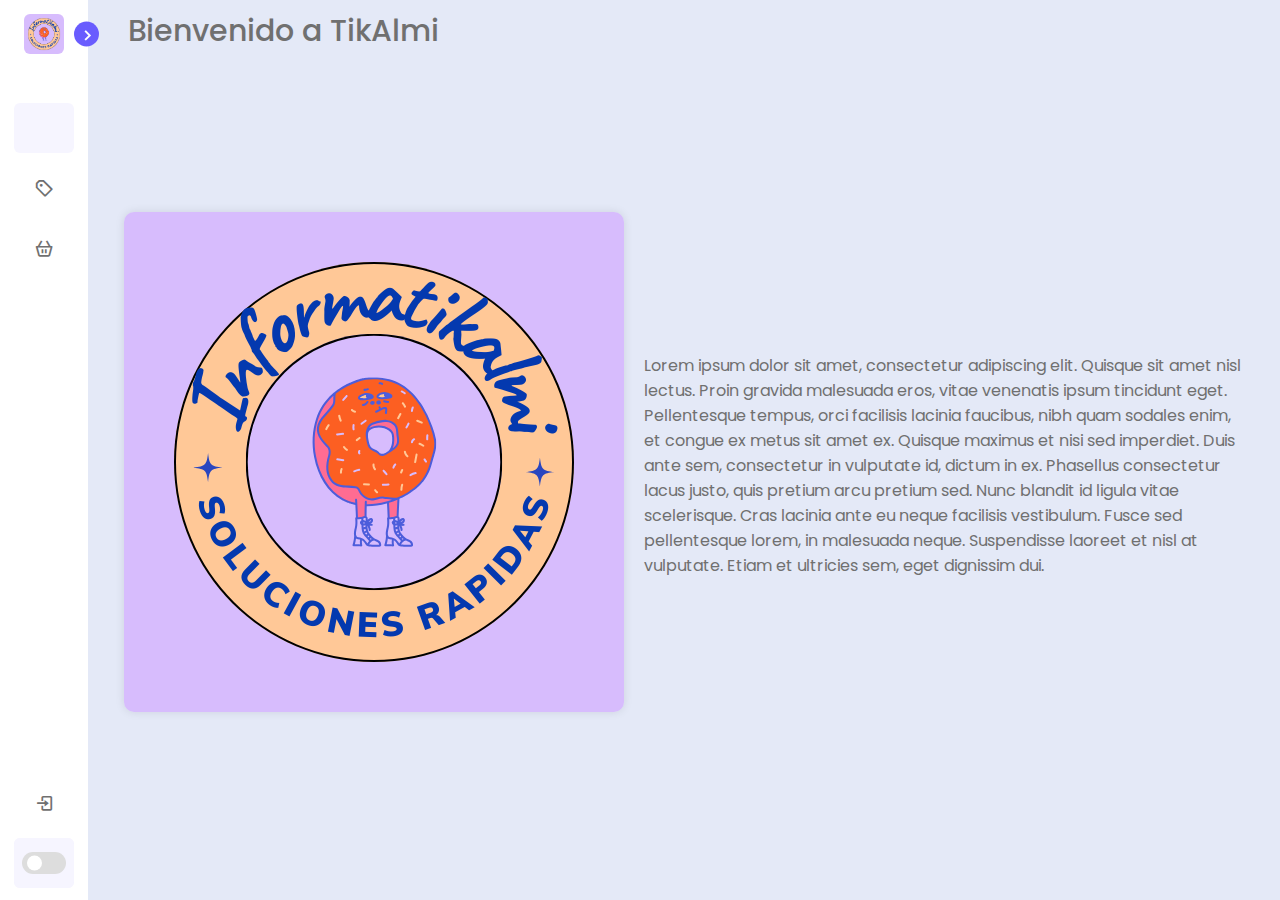
<file: tikalmi 0.3 (todo menos carruseles de front)/index.html>
<!doctype html>
<html lang="en">
    <head>
        <title>Title</title>
        <!-- Required meta tags -->
        <meta charset="utf-8" />
        <meta
            name="viewport"
            content="width=device-width, initial-scale=1, shrink-to-fit=no"
        />
        <link rel="stylesheet" href="css/comun.css">
        <link href='https://unpkg.com/boxicons@2.1.4/css/boxicons.min.css' rel='stylesheet'>
    </head>

    <body>
        <nav class="sidebar close">
            <header>
                <div class="image-text">
                    <span class="image">
                        <img src="img/logo-prueba.png" alt="logo">
                    </span>

                    <div class="text header-text">
                        <span class="name">TikAlmi</span>
                        <span class="profession">Tu solucion en un Tik</span>
                    </div>
                </div>
                <i class='bx bx-chevron-right toggle'></i>
            </header>


            <div class="menu-bar">
                <div class="menu">
                    <li class="search-box">
                            <i class='' ></i>
                    </li>
                    <ul class="menu-links">
                        <li class="nav-link">
                            <a href="">
                                <i class='bx bx-purchase-tag-alt icon' ></i>
                                <span class="text nav-text">Configuraciones PC</span>
                            </a>
                        </li>
                        <li class="nav-link">
                            <a href="">
                                <i class='bx bx-basket icon'></i>
                                <span class="text nav-text">Componentes</span>
                            </a>
                        </li>
                    </ul>
                </div>
                
                <div class="bottom-content">

                    <li class="">
                        <a id="form-open"> <!-- Cuidado con el href aqui si se pone, lo coge raro y quita el "home show" -->
                            <i class='bx bx-log-in icon'></i>
                            <span class="text nav-text">LogIn</span>
                        </a>
                    </li>

                    <li class="mode">
                        <div class="moon-sun">
                            <i class='bx bx-moon icon moon' ></i>
                            <i class='bx bx-sun icon sun' ></i>
                        </div>
                        <span class="mode-text text">Dark Mode</span>

                        <div class="toggle-switch">
                            <span class="switch"></span>
                        </div>
                    </li>
                </div>
            </div>
        </nav>
        <script src="js/nav-script.js"></script>
        <section class="home">
            <div class="text">Bienvenido a TikAlmi</div>
            <br>
            <br>
            <br>
            <br>
            <div class="container-landing">
                <div class="content-center">
                    <div class="images-landig">
                        <div class="image-landing">
                            <img src="img/logo-prueba.png" alt="">
                        </div>
                    </div>
                    <div class="text-landing">
                        <p>
                            Lorem ipsum dolor sit amet, consectetur adipiscing elit. Quisque sit amet nisl lectus. Proin gravida malesuada eros, vitae venenatis ipsum tincidunt eget. Pellentesque tempus, orci facilisis lacinia faucibus, nibh quam sodales enim, et congue ex metus sit amet ex. Quisque maximus et nisi sed imperdiet. Duis ante sem, consectetur in vulputate id, dictum in ex. Phasellus consectetur lacus justo, quis pretium arcu pretium sed. Nunc blandit id ligula vitae scelerisque. Cras lacinia ante eu neque facilisis vestibulum. Fusce sed pellentesque lorem, in malesuada neque. Suspendisse laoreet et nisl at vulputate. Etiam et ultricies sem, eget dignissim dui.
                        </p>
                        
                    </div>
                </div>
            </div>


            <!-- El form oculto -->
            <div class="form_container">
                <i class='bx bx-x-circle form_close'></i>
                <!-- El Login -->
                <div class="form login_form">
                    <form action="">
                        <h2>Inicia Sesion</h2>

                        <div class="input_box">
                            <input type="email" placeholder="Introduzca su mail" required>
                            <i class='bx bxs-envelope email'></i>
                        </div>
                        <div class="input_box">
                            <input type="password" placeholder="Introduzca su password" required>
                            <i class='bx bxs-lock-alt password'></i>
                            <i class='bx bxs-lock-open-alt pw_hide' ></i>
                        </div>
                        <div class="option_field">
                            <span class="checkbox">
                                <input type="checkbox" id="check">
                                <label for="check">Recuerdame</label>
                            </span>
                            <a href="" class="forgot_pw">Olvidaste tu contraseña?</a>
                        </div>
                        
                        <button class="button">Inicia Sesion</button>
                        <div class="login_signup">Todavia sin cuenta? Unete a nosotros! <a href="#" id="signup">Registrate</a></div>
                    </form>
                </div>
                <!-- El registros -->
                <div class="form signup_form">
                    <form action="">
                        <h2>Registrate</h2>

                        <div class="input_box">
                            <input type="email" placeholder="Introduzca su mail" required>
                            <i class='bx bxs-envelope email'></i>
                        </div>
                        <div class="input_box">
                            <input type="password" placeholder="Cree su password" required>
                            <i class='bx bxs-lock-alt password'></i>
                            <i class='bx bxs-lock-open-alt pw_hide' ></i>
                        </div>
                        <div class="input_box">
                            <input type="password" placeholder="Confirme su password" required>
                            <i class='bx bxs-lock-alt password'></i>
                            <i class='bx bxs-lock-open-alt pw_hide' ></i>
                        </div>
                        
                        <button class="button">Registrate</button>


                        <div class="login_signup">Ya tiene suna cuenta? <a href="#" id="login">Incica Sesion</a></div>
                    </form>
                </div>
            </div>
        </section>
        <script src="js/form-script.js"></script>

    </body>
</html>
</file>
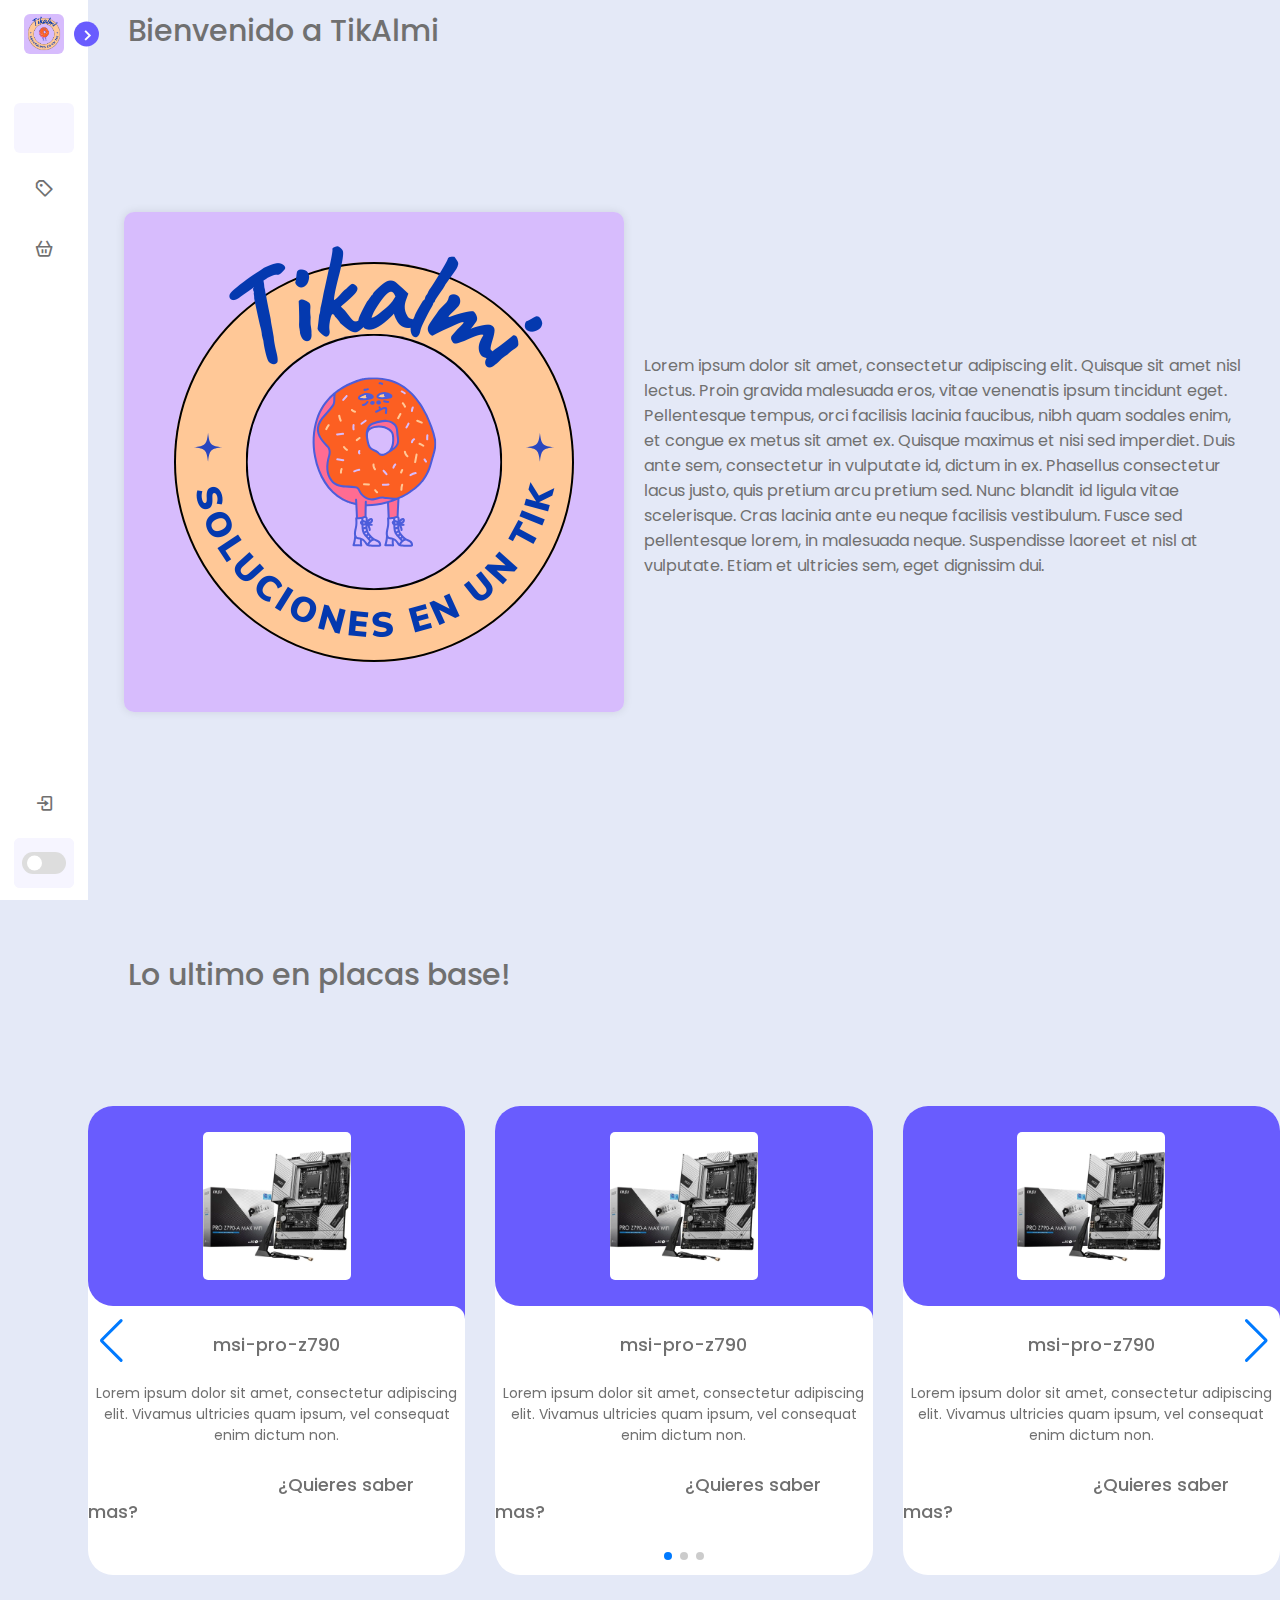
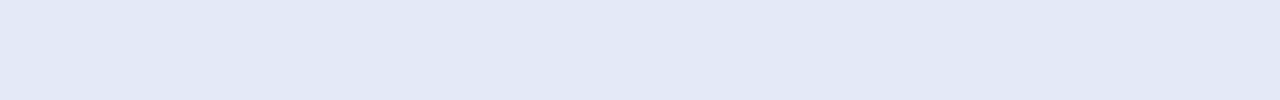
<file: tikalmi Oscar/index.html>
<!doctype html>
<html lang="en">
    <head>
        <title>Title</title>
        <!-- Required meta tags -->
        <meta charset="utf-8" />
        <meta
            name="viewport"
            content="width=device-width, initial-scale=1, shrink-to-fit=no"
        />
        <link rel="stylesheet" href="css/comun.css">
        <link rel="stylesheet" href="css/swiper-bundle.min.css">
        <link href='https://unpkg.com/boxicons@2.1.4/css/boxicons.min.css' rel='stylesheet'>
    </head>

    <body>
        <nav class="sidebar close">
            <header>
                <div class="image-text">
                    <span class="image">
                        <img src="img/logo-prueba.png" alt="logo">
                    </span>

                    <div class="text header-text">
                        <span class="name">TikAlmi</span>
                        <span class="profession">Tu solucion en un Tik</span>
                    </div>
                </div>
                <i class='bx bx-chevron-right toggle'></i>
            </header>


            <div class="menu-bar">
                <div class="menu">
                    <li class="search-box">
                            <i class='' ></i>
                    </li>
                    <ul class="menu-links">
                        <li class="nav-link">
                            <a href="">
                                <i class='bx bx-purchase-tag-alt icon' ></i>
                                <span class="text nav-text">Configuraciones PC</span>
                            </a>
                        </li>
                        <li class="nav-link">
                            <a href="componentes.php">
                                <i class='bx bx-basket icon'></i>
                                <span class="text nav-text">Componentes</span>
                            </a>
                        </li>
                    </ul>
                </div>
                
                <div class="bottom-content">

                    <li class="">
                        <a id="form-open"> <!-- Cuidado con el href aqui si se pone, lo coge raro y quita el "home show" -->
                            <i class='bx bx-log-in icon'></i>
                            <span class="text nav-text">LogIn</span>
                        </a>
                    </li>

                    <li class="mode">
                        <div class="moon-sun">
                            <i class='bx bx-moon icon moon' ></i>
                            <i class='bx bx-sun icon sun' ></i>
                        </div>
                        <span class="mode-text text">Dark Mode</span>

                        <div class="toggle-switch">
                            <span class="switch"></span>
                        </div>
                    </li>
                </div>
            </div>
        </nav>
        <script src="js/nav-script.js"></script>

        <section class="home">
            <div class="text">Bienvenido a TikAlmi</div>
            <br>
            <br>
            <br>
            <br>
            <div class="container-landing">
                <div class="content-center">
                    <div class="images-landig">
                        <div class="image-landing">
                            <img src="img/logo-prueba.png" alt="">
                        </div>
                    </div>
                    <div class="text-landing">
                        <p>
                            Lorem ipsum dolor sit amet, consectetur adipiscing elit. Quisque sit amet nisl lectus. Proin gravida malesuada eros, vitae venenatis ipsum tincidunt eget. Pellentesque tempus, orci facilisis lacinia faucibus, nibh quam sodales enim, et congue ex metus sit amet ex. Quisque maximus et nisi sed imperdiet. Duis ante sem, consectetur in vulputate id, dictum in ex. Phasellus consectetur lacus justo, quis pretium arcu pretium sed. Nunc blandit id ligula vitae scelerisque. Cras lacinia ante eu neque facilisis vestibulum. Fusce sed pellentesque lorem, in malesuada neque. Suspendisse laoreet et nisl at vulputate. Etiam et ultricies sem, eget dignissim dui.
                        </p>
                        
                        
                    </div>
                </div>
            </div>
            <!-- El eslider de 3 -->
            <br>
            <br>
            <br>
            <br>
            <br>
            <br>
            <br>
            <br>
            <br>
            <div class="text">Lo ultimo en placas base!</div>
            <br>
            <br>
            <br>
            <br>
            <div class="slide-container swiper">
                <div class="slide-content">
                    <div class="card-wrapper swiper-wrapper">
                        <div class="card-slide swiper-slide">
                            <div class="image-slide">
                                <span class="overlay"></span>

                                <div class="card-image">
                                    <img src="img/1130-msi-pro-z790-a-max-wifi.png" alt="" class="card-img">
                                </div>

                            </div>

                            <div class="class-content">
                                <br>
                                <h2 class="name-slide">msi-pro-z790</h2>
                                <br>
                                <p class="descripcion">Lorem ipsum dolor sit amet, consectetur adipiscing elit. Vivamus ultricies quam ipsum, vel consequat enim dictum non.</p>
                                <br>
                                <a href="zoom.html" class="name-slidex2">¿Quieres saber mas?</a>
                                <br>
                                <br>
                                <br>
                            </div>
                        </div>
                        <div class="card-slide swiper-slide">
                            <div class="image-slide">
                                <span class="overlay"></span>

                                <div class="card-image">
                                    <img src="img/1130-msi-pro-z790-a-max-wifi.png" alt="" class="card-img">
                                </div>

                            </div>

                            <div class="class-content">
                                <br>
                                <h2 class="name-slide">msi-pro-z790</h2>
                                <br>
                                <p class="descripcion">Lorem ipsum dolor sit amet, consectetur adipiscing elit. Vivamus ultricies quam ipsum, vel consequat enim dictum non.</p>
                                <br>
                                <a href="zoom.html" class="name-slidex2">¿Quieres saber mas?</a>
                                <br>
                                <br>
                                <br>
                            </div>
                        </div>
                        <div class="card-slide swiper-slide">
                            <div class="image-slide">
                                <span class="overlay"></span>

                                <div class="card-image">
                                    <img src="img/1130-msi-pro-z790-a-max-wifi.png" alt="" class="card-img">
                                </div>

                            </div>

                            <div class="class-content">
                                <br>
                                <h2 class="name-slide">msi-pro-z790</h2>
                                <br>
                                <p class="descripcion">Lorem ipsum dolor sit amet, consectetur adipiscing elit. Vivamus ultricies quam ipsum, vel consequat enim dictum non.</p>
                                <br>
                                <a href="zoom.html" class="name-slidex2">¿Quieres saber mas?</a>
                                <br>
                                <br>
                                <br>
                            </div>
                        </div>
                        <div class="card-slide swiper-slide">
                            <div class="image-slide">
                                <span class="overlay"></span>

                                <div class="card-image">
                                    <img src="img/1130-msi-pro-z790-a-max-wifi.png" alt="" class="card-img">
                                </div>

                            </div>

                            <div class="class-content">
                                <br>
                                <h2 class="name-slide">msi-pro-z790</h2>
                                <br>
                                <p class="descripcion">Lorem ipsum dolor sit amet, consectetur adipiscing elit. Vivamus ultricies quam ipsum, vel consequat enim dictum non.</p>
                                <br>
                                <a href="zoom.html" class="name-slidex2">¿Quieres saber mas?</a>
                                <br>
                                <br>
                                <br>
                            </div>
                        </div>
                        <div class="card-slide swiper-slide">
                            <div class="image-slide">
                                <span class="overlay"></span>

                                <div class="card-image">
                                    <img src="img/1130-msi-pro-z790-a-max-wifi.png" alt="" class="card-img">
                                </div>

                            </div>

                            <div class="class-content">
                                <br>
                                <h2 class="name-slide">msi-pro-z790</h2>
                                <br>
                                <p class="descripcion">Lorem ipsum dolor sit amet, consectetur adipiscing elit. Vivamus ultricies quam ipsum, vel consequat enim dictum non.</p>
                                <br>
                                <a href="zoom.html" class="name-slidex2">¿Quieres saber mas?</a>
                                <br>
                                <br>
                                <br>
                            </div>
                        </div>
                        <div class="card-slide swiper-slide">
                            <div class="image-slide">
                                <span class="overlay"></span>

                                <div class="card-image">
                                    <img src="img/1130-msi-pro-z790-a-max-wifi.png" alt="" class="card-img">
                                </div>

                            </div>

                            <div class="class-content">
                                <br>
                                <h2 class="name-slide">msi-pro-z790</h2>
                                <br>
                                <p class="descripcion">Lorem ipsum dolor sit amet, consectetur adipiscing elit. Vivamus ultricies quam ipsum, vel consequat enim dictum non.</p>
                                <br>
                                <a href="zoom.html" class="name-slidex2">¿Quieres saber mas?</a>
                                <br>
                                <br>
                                <br>
                            </div>
                        </div>
                        <div class="card-slide swiper-slide">
                            <div class="image-slide">
                                <span class="overlay"></span>

                                <div class="card-image">
                                    <img src="img/1130-msi-pro-z790-a-max-wifi.png" alt="" class="card-img">
                                </div>

                            </div>

                            <div class="class-content">
                                <br>
                                <h2 class="name-slide">msi-pro-z790</h2>
                                <br>
                                <p class="descripcion">Lorem ipsum dolor sit amet, consectetur adipiscing elit. Vivamus ultricies quam ipsum, vel consequat enim dictum non.</p>
                                <br>
                                <a href="zoom.html" class="name-slidex2">¿Quieres saber mas?</a>
                                <br>
                                <br>
                                <br>
                            </div>
                        </div>
                        <div class="card-slide swiper-slide">
                            <div class="image-slide">
                                <span class="overlay"></span>

                                <div class="card-image">
                                    <img src="img/1130-msi-pro-z790-a-max-wifi.png" alt="" class="card-img">
                                </div>

                            </div>

                            <div class="class-content">
                                <br>
                                <h2 class="name-slide">msi-pro-z790</h2>
                                <br>
                                <p class="descripcion">Lorem ipsum dolor sit amet, consectetur adipiscing elit. Vivamus ultricies quam ipsum, vel consequat enim dictum non.</p>
                                <br>
                                <a href="zoom.html" class="name-slidex2">¿Quieres saber mas?</a>
                                <br>
                                <br>
                                <br>
                            </div>
                        </div>
                        <div class="card-slide swiper-slide">
                            <div class="image-slide">
                                <span class="overlay"></span>

                                <div class="card-image">
                                    <img src="img/1130-msi-pro-z790-a-max-wifi.png" alt="" class="card-img">
                                </div>

                            </div>

                            <div class="class-content">
                                <br>
                                <h2 class="name-slide">msi-pro-z790</h2>
                                <br>
                                <p class="descripcion">Lorem ipsum dolor sit amet, consectetur adipiscing elit. Vivamus ultricies quam ipsum, vel consequat enim dictum non.</p>
                                <br>
                                <a href="zoom.html" class="name-slidex2">¿Quieres saber mas?</a>
                                <br>
                                <br>
                                <br>
                            </div>
                        </div>
                    </div>
                </div>

                <div class="swiper-button-next"></div>
                <div class="swiper-button-prev"></div>
                <div class="swiper-pagination"></div>

            </div>
            <br>
            <br>
            <br>
            <br>
            <br>






            <!-- El form oculto -->
            <div class="form_container">
                <i class='bx bx-x-circle form_close'></i>
                <!-- El Login -->
                <div class="form login_form">
                    <form action="" method="post">
                        <h2>Inicia Sesion</h2>
                        <div class="input_box">
                             <!-- Para php hay que meter no solo el type, sino tambien un id y un name -->
                            <input type="email" placeholder="Introduzca su mail" required>
                            <i class='bx bxs-envelope email'></i>
                        </div>
                        <div class="input_box">
                            <input type="password" placeholder="Introduzca su password" required>
                            <i class='bx bxs-lock-alt password'></i>
                            <i class='bx bxs-lock-open-alt pw_hide' ></i>
                        </div>
                        <div class="option_field">
                            <span class="checkbox">
                                <input type="checkbox" id="check">
                                <label for="check">Recuerdame</label>
                            </span>
                            <a href="" class="forgot_pw">Olvidaste tu contraseña?</a>
                        </div>
                        
                        <button class="button">Inicia Sesion</button>
                        <div class="login_signup">Todavia sin cuenta? Unete a nosotros! <a href="#" id="signup">Registrate</a></div>
                    </form>
                </div>
                <!-- El registros -->
                <div class="form signup_form">
                    <form action="" method="post">
                        <h2>Registrate</h2>

                        <div class="input_box">
                            <input type="email" placeholder="Introduzca su mail" required>
                            <i class='bx bxs-envelope email'></i>
                        </div>
                        <div class="input_box">
                            <input type="password" placeholder="Cree su password" required>
                            <i class='bx bxs-lock-alt password'></i>
                            <i class='bx bxs-lock-open-alt pw_hide' ></i>
                        </div>
                        <div class="input_box">
                            <input type="password" placeholder="Confirme su password" required>
                            <i class='bx bxs-lock-alt password'></i>
                            <i class='bx bxs-lock-open-alt pw_hide' ></i>
                        </div>
                        <!-- el imput type submit nos ayuda para php -->
                        <button type="submit" class="button">Registrate</button>
                        <div class="login_signup">Ya tiene suna cuenta? <a href="#" id="login">Incica Sesion</a></div>
                    </form>
                </div>
            </div>
        </section>
        <script src="js/form-script.js"></script>
        <script src="js/swiper-bundle.min.js"></script>
        <script src="js/slider-script.js"></script>

    </body>
</html>
</file>
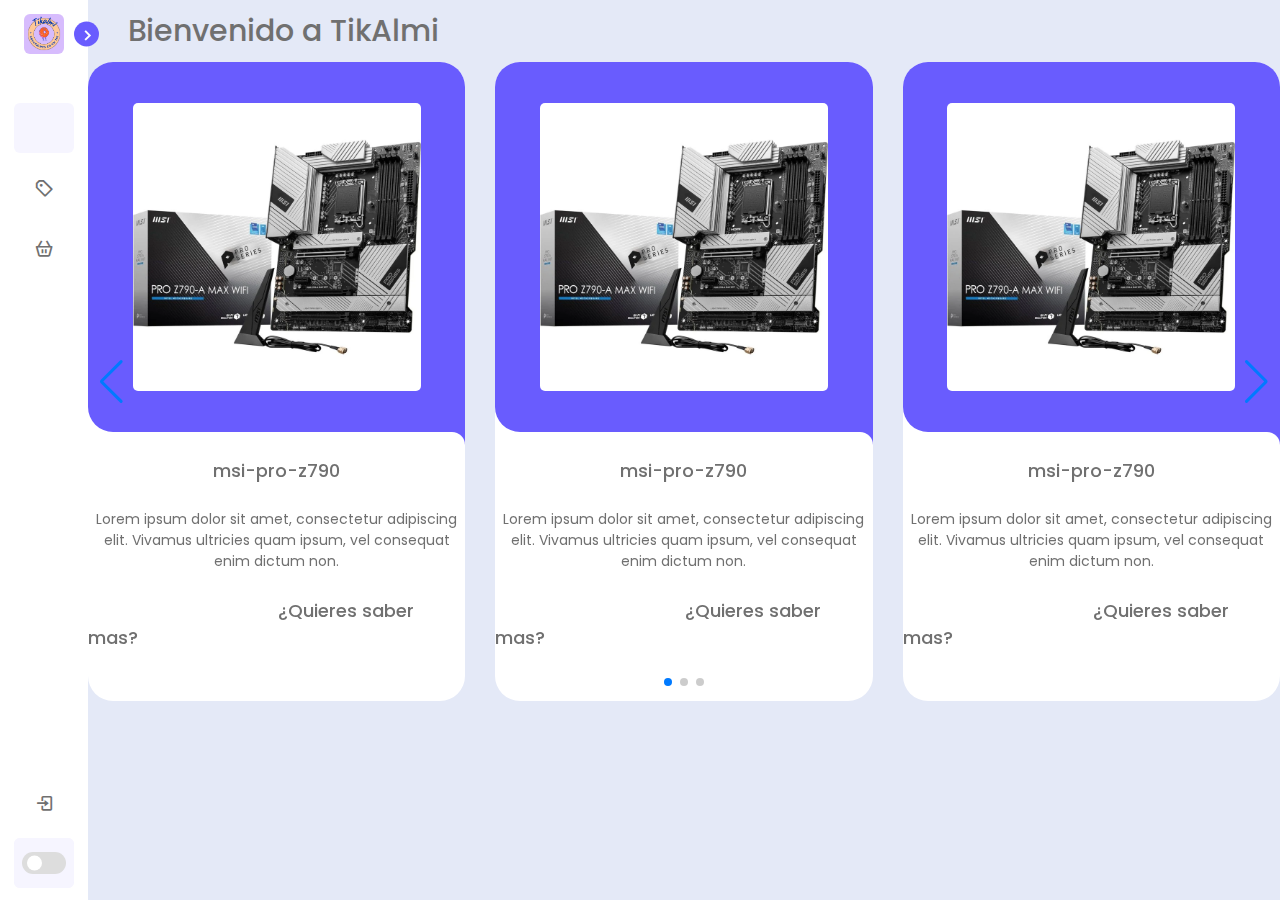
<file: admin.html>
<!doctype html>
<html lang="en">
    <head>
        <title>Title</title>
        <!-- Required meta tags -->
        <meta charset="utf-8" />
        <meta
            name="viewport"
            content="width=device-width, initial-scale=1, shrink-to-fit=no"
        />
        <link rel="stylesheet" href="css/comun.css">
        <link rel="stylesheet" href="css/swiper-bundle.min.css">
        <link href='https://unpkg.com/boxicons@2.1.4/css/boxicons.min.css' rel='stylesheet'>
    </head>

    <body>
        <nav class="sidebar close">
            <header>
                <div class="image-text">
                    <span class="image">
                        <img src="img/logo-prueba.png" alt="logo">
                    </span>

                    <div class="text header-text">
                        <span class="name">TikAlmi</span>
                        <span class="profession">Tu solucion en un Tik</span>
                    </div>
                </div>
                <i class='bx bx-chevron-right toggle'></i>
            </header>


            <div class="menu-bar">
                <div class="menu">
                    <li class="search-box">
                            <i class='' ></i>
                    </li>
                    <ul class="menu-links">
                        <li class="nav-link">
                            <a href="">
                                <i class='bx bx-purchase-tag-alt icon' ></i>
                                <span class="text nav-text">Configuraciones PC</span>
                            </a>
                        </li>
                        <li class="nav-link">
                            <a href="">
                                <i class='bx bx-basket icon'></i>
                                <span class="text nav-text">Componentes</span>
                            </a>
                        </li>
                    </ul>
                </div>
                
                <div class="bottom-content">

                    <li class="">
                        <a id="form-open"> <!-- Cuidado con el href aqui si se pone, lo coge raro y quita el "home show" -->
                            <i class='bx bx-log-in icon'></i>
                            <span class="text nav-text">LogIn</span>
                        </a>
                    </li>

                    <li class="mode">
                        <div class="moon-sun">
                            <i class='bx bx-moon icon moon' ></i>
                            <i class='bx bx-sun icon sun' ></i>
                        </div>
                        <span class="mode-text text">Dark Mode</span>

                        <div class="toggle-switch">
                            <span class="switch"></span>
                        </div>
                    </li>
                </div>
            </div>
        </nav>
        <script src="js/nav-script.js"></script>

        <section class="home">
            <div class="text">Bienvenido a TikAlmi</div>
            <!-- El eslider de 3 -->

            <div class="slide-container swiper">
                <div class="slide-content">
                    <div class="card-wrapper swiper-wrapper">
                        <div class="card-slide swiper-slide">
                            <div class="image-slide">
                                <span class="overlay"></span>

                                <div class="card-image">
                                    <img src="img/1130-msi-pro-z790-a-max-wifi.png" alt="" class="card-img">
                                </div>

                            </div>

                            <div class="class-content">
                                <br>
                                <h2 class="name-slide">msi-pro-z790</h2>
                                <br>
                                <p class="descripcion">Lorem ipsum dolor sit amet, consectetur adipiscing elit. Vivamus ultricies quam ipsum, vel consequat enim dictum non.</p>
                                <br>
                                <a href="zoom.html" class="name-slidex2">¿Quieres saber mas?</a>
                                <br>
                                <br>
                                <br>
                            </div>
                        </div>
                        <div class="card-slide swiper-slide">
                            <div class="image-slide">
                                <span class="overlay"></span>

                                <div class="card-image">
                                    <img src="img/1130-msi-pro-z790-a-max-wifi.png" alt="" class="card-img">
                                </div>

                            </div>

                            <div class="class-content">
                                <br>
                                <h2 class="name-slide">msi-pro-z790</h2>
                                <br>
                                <p class="descripcion">Lorem ipsum dolor sit amet, consectetur adipiscing elit. Vivamus ultricies quam ipsum, vel consequat enim dictum non.</p>
                                <br>
                                <a href="zoom.html" class="name-slidex2">¿Quieres saber mas?</a>
                                <br>
                                <br>
                                <br>
                            </div>
                        </div>
                        <div class="card-slide swiper-slide">
                            <div class="image-slide">
                                <span class="overlay"></span>

                                <div class="card-image">
                                    <img src="img/1130-msi-pro-z790-a-max-wifi.png" alt="" class="card-img">
                                </div>

                            </div>

                            <div class="class-content">
                                <br>
                                <h2 class="name-slide">msi-pro-z790</h2>
                                <br>
                                <p class="descripcion">Lorem ipsum dolor sit amet, consectetur adipiscing elit. Vivamus ultricies quam ipsum, vel consequat enim dictum non.</p>
                                <br>
                                <a href="zoom.html" class="name-slidex2">¿Quieres saber mas?</a>
                                <br>
                                <br>
                                <br>
                            </div>
                        </div>
                        <div class="card-slide swiper-slide">
                            <div class="image-slide">
                                <span class="overlay"></span>

                                <div class="card-image">
                                    <img src="img/1130-msi-pro-z790-a-max-wifi.png" alt="" class="card-img">
                                </div>

                            </div>

                            <div class="class-content">
                                <br>
                                <h2 class="name-slide">msi-pro-z790</h2>
                                <br>
                                <p class="descripcion">Lorem ipsum dolor sit amet, consectetur adipiscing elit. Vivamus ultricies quam ipsum, vel consequat enim dictum non.</p>
                                <br>
                                <a href="zoom.html" class="name-slidex2">¿Quieres saber mas?</a>
                                <br>
                                <br>
                                <br>
                            </div>
                        </div>
                        <div class="card-slide swiper-slide">
                            <div class="image-slide">
                                <span class="overlay"></span>

                                <div class="card-image">
                                    <img src="img/1130-msi-pro-z790-a-max-wifi.png" alt="" class="card-img">
                                </div>

                            </div>

                            <div class="class-content">
                                <br>
                                <h2 class="name-slide">msi-pro-z790</h2>
                                <br>
                                <p class="descripcion">Lorem ipsum dolor sit amet, consectetur adipiscing elit. Vivamus ultricies quam ipsum, vel consequat enim dictum non.</p>
                                <br>
                                <a href="zoom.html" class="name-slidex2">¿Quieres saber mas?</a>
                                <br>
                                <br>
                                <br>
                            </div>
                        </div>
                        <div class="card-slide swiper-slide">
                            <div class="image-slide">
                                <span class="overlay"></span>

                                <div class="card-image">
                                    <img src="img/1130-msi-pro-z790-a-max-wifi.png" alt="" class="card-img">
                                </div>

                            </div>

                            <div class="class-content">
                                <br>
                                <h2 class="name-slide">msi-pro-z790</h2>
                                <br>
                                <p class="descripcion">Lorem ipsum dolor sit amet, consectetur adipiscing elit. Vivamus ultricies quam ipsum, vel consequat enim dictum non.</p>
                                <br>
                                <a href="zoom.html" class="name-slidex2">¿Quieres saber mas?</a>
                                <br>
                                <br>
                                <br>
                            </div>
                        </div>
                        <div class="card-slide swiper-slide">
                            <div class="image-slide">
                                <span class="overlay"></span>

                                <div class="card-image">
                                    <img src="img/1130-msi-pro-z790-a-max-wifi.png" alt="" class="card-img">
                                </div>

                            </div>

                            <div class="class-content">
                                <br>
                                <h2 class="name-slide">msi-pro-z790</h2>
                                <br>
                                <p class="descripcion">Lorem ipsum dolor sit amet, consectetur adipiscing elit. Vivamus ultricies quam ipsum, vel consequat enim dictum non.</p>
                                <br>
                                <a href="zoom.html" class="name-slidex2">¿Quieres saber mas?</a>
                                <br>
                                <br>
                                <br>
                            </div>
                        </div>
                        <div class="card-slide swiper-slide">
                            <div class="image-slide">
                                <span class="overlay"></span>

                                <div class="card-image">
                                    <img src="img/1130-msi-pro-z790-a-max-wifi.png" alt="" class="card-img">
                                </div>

                            </div>

                            <div class="class-content">
                                <br>
                                <h2 class="name-slide">msi-pro-z790</h2>
                                <br>
                                <p class="descripcion">Lorem ipsum dolor sit amet, consectetur adipiscing elit. Vivamus ultricies quam ipsum, vel consequat enim dictum non.</p>
                                <br>
                                <a href="zoom.html" class="name-slidex2">¿Quieres saber mas?</a>
                                <br>
                                <br>
                                <br>
                            </div>
                        </div>
                        <div class="card-slide swiper-slide">
                            <div class="image-slide">
                                <span class="overlay"></span>

                                <div class="card-image">
                                    <img src="img/1130-msi-pro-z790-a-max-wifi.png" alt="" class="card-img">
                                </div>

                            </div>

                            <div class="class-content">
                                <br>
                                <h2 class="name-slide">msi-pro-z790</h2>
                                <br>
                                <p class="descripcion">Lorem ipsum dolor sit amet, consectetur adipiscing elit. Vivamus ultricies quam ipsum, vel consequat enim dictum non.</p>
                                <br>
                                <a href="zoom.html" class="name-slidex2">¿Quieres saber mas?</a>
                                <br>
                                <br>
                                <br>
                            </div>
                        </div>
                    </div>
                </div>

                <div class="swiper-button-next"></div>
                <div class="swiper-button-prev"></div>
                <div class="swiper-pagination"></div>

            </div>
            <br>
            <br>
            <br>
            <br>
            <br>






            <!-- El form oculto -->
            <div class="form_container">
                <i class='bx bx-x-circle form_close'></i>
                <!-- El Login -->
                <div class="form login_form">
                    <form action="" method="post">
                        <h2>Inicia Sesion</h2>
                        <div class="input_box">
                             <!-- Para php hay que meter no solo el type, sino tambien un id y un name -->
                            <input type="email" placeholder="Introduzca su mail" required>
                            <i class='bx bxs-envelope email'></i>
                        </div>
                        <div class="input_box">
                            <input type="password" placeholder="Introduzca su password" required>
                            <i class='bx bxs-lock-alt password'></i>
                            <i class='bx bxs-lock-open-alt pw_hide' ></i>
                        </div>
                        <div class="option_field">
                            <span class="checkbox">
                                <input type="checkbox" id="check">
                                <label for="check">Recuerdame</label>
                            </span>
                            <a href="" class="forgot_pw">Olvidaste tu contraseña?</a>
                        </div>
                        
                        <button class="button">Inicia Sesion</button>
                        <div class="login_signup">Todavia sin cuenta? Unete a nosotros! <a href="#" id="signup">Registrate</a></div>
                    </form>
                </div>
                <!-- El registros -->
                <div class="form signup_form">
                    <form action="" method="post">
                        <h2>Registrate</h2>

                        <div class="input_box">
                            <input type="email" placeholder="Introduzca su mail" required>
                            <i class='bx bxs-envelope email'></i>
                        </div>
                        <div class="input_box">
                            <input type="password" placeholder="Cree su password" required>
                            <i class='bx bxs-lock-alt password'></i>
                            <i class='bx bxs-lock-open-alt pw_hide' ></i>
                        </div>
                        <div class="input_box">
                            <input type="password" placeholder="Confirme su password" required>
                            <i class='bx bxs-lock-alt password'></i>
                            <i class='bx bxs-lock-open-alt pw_hide' ></i>
                        </div>
                        <!-- el imput type submit nos ayuda para php -->
                        <button type="submit" class="button">Registrate</button>
                        <div class="login_signup">Ya tiene suna cuenta? <a href="#" id="login">Incica Sesion</a></div>
                    </form>
                </div>
            </div>
        </section>
        <script src="js/form-script.js"></script>
        <script src="js/swiper-bundle.min.js"></script>
        <script src="js/slider-script.js"></script>

    </body>
</html>
</file>
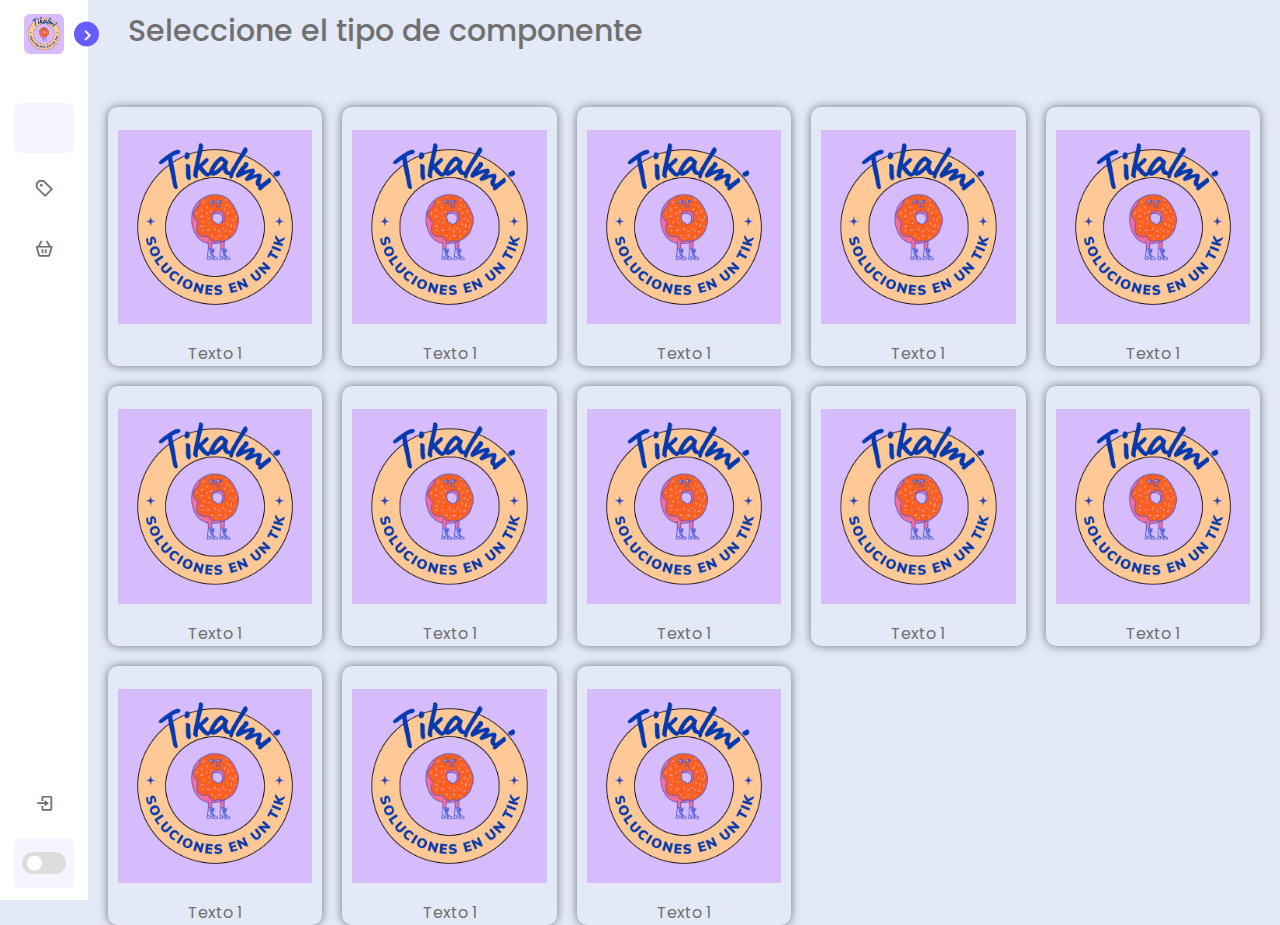
<file: componentes.html>
<!doctype html>
<html lang="en">
    <head>
        <title>Title</title>
        <!-- Required meta tags -->
        <meta charset="utf-8" />
        <meta
            name="viewport"
            content="width=device-width, initial-scale=1, shrink-to-fit=no"
        />
        <link rel="stylesheet" href="css/comun.css">
        <link href='https://unpkg.com/boxicons@2.1.4/css/boxicons.min.css' rel='stylesheet'>
    </head>

    <body>
        <nav class="sidebar close">
            <header>
                <div class="image-text">
                    <span class="image">
                        <img src="img/logo-prueba.png" alt="logo">
                    </span>

                    <div class="text header-text">
                        <span class="name">TikAlmi</span>
                        <span class="profession">Tu solucion en un Tik</span>
                    </div>
                </div>
                <i class='bx bx-chevron-right toggle'></i>
            </header>


            <div class="menu-bar">
                <div class="menu">
                    <li class="search-box">
                            <i class='' ></i>
                    </li>
                    <ul class="menu-links">
                        <li class="nav-link">
                            <a href="">
                                <i class='bx bx-purchase-tag-alt icon' ></i>
                                <span class="text nav-text">Configuraciones PC</span>
                            </a>
                        </li>
                        <li class="nav-link">
                            <a href="">
                                <i class='bx bx-basket icon'></i>
                                <span class="text nav-text">Componentes</span>
                            </a>
                        </li>
                    </ul>
                </div>
                
                <div class="bottom-content">

                    <li class="">
                        <a id="form-open"> <!-- Cuidado con el href aqui si se pone, lo coge raro y quita el "home show" -->
                            <i class='bx bx-log-in icon'></i>
                            <span class="text nav-text">LogIn</span>
                        </a>
                    </li>

                    <li class="mode">
                        <div class="moon-sun">
                            <i class='bx bx-moon icon moon' ></i>
                            <i class='bx bx-sun icon sun' ></i>
                        </div>
                        <span class="mode-text text">Dark Mode</span>

                        <div class="toggle-switch">
                            <span class="switch"></span>
                        </div>
                    </li>
                </div>
            </div>
        </nav>
        <script src="js/nav-script.js"></script>
        <section class="home">
            <div class="text">Seleccione el tipo de componente</div>
            <br>
            <div class="container-componentes">
                <div class="content-center">
                    <div class="images-componentes">
                        <div class="image-seleccion">
                            <img src="img/logo-prueba.png" alt="">
                            <a href="galeria.html" class="enlace-comp">Texto 1</a>
                        </div>
                        <div class="image-seleccion">
                            <img src="img/logo-prueba.png" alt="">
                            <a href="galeria.html" class="enlace-comp">Texto 1</a>
                        </div>
                        <div class="image-seleccion">
                            <img src="img/logo-prueba.png" alt="">
                            <a href="galeria.html" class="enlace-comp">Texto 1</a>
                        </div>
                        <div class="image-seleccion">
                            <img src="img/logo-prueba.png" alt="">
                            <a href="galeria.html" class="enlace-comp">Texto 1</a>
                        </div>
                        <div class="image-seleccion">
                            <img src="img/logo-prueba.png" alt="">
                            <a href="galeria.html" class="enlace-comp">Texto 1</a>
                        </div>
                        <div class="image-seleccion">
                            <img src="img/logo-prueba.png" alt="">
                            <a href="galeria.html" class="enlace-comp">Texto 1</a>
                        </div>
                        <div class="image-seleccion">
                            <img src="img/logo-prueba.png" alt="">
                            <a href="galeria.html" class="enlace-comp">Texto 1</a>
                        </div>
                        <div class="image-seleccion">
                            <img src="img/logo-prueba.png" alt="">
                            <a href="galeria.html" class="enlace-comp">Texto 1</a>
                        </div>
                        <div class="image-seleccion">
                            <img src="img/logo-prueba.png" alt="">
                            <a href="galeria.html" class="enlace-comp">Texto 1</a>
                        </div>
                        <div class="image-seleccion">
                            <img src="img/logo-prueba.png" alt="">
                            <a href="galeria.html" class="enlace-comp">Texto 1</a>
                        </div>
                        <div class="image-seleccion">
                            <img src="img/logo-prueba.png" alt="">
                            <a href="galeria.html" class="enlace-comp">Texto 1</a>
                        </div>
                        <div class="image-seleccion">
                            <img src="img/logo-prueba.png" alt="">
                            <a href="galeria.html" class="enlace-comp">Texto 1</a>
                        </div>
                        <div class="image-seleccion">
                            <img src="img/logo-prueba.png" alt="">
                            <a href="galeria.html" class="enlace-comp">Texto 1</a>
                        </div>
                    </div>
                </div>
            </div>

            <!-- El form oculto -->
            <div class="form_container">
                <i class='bx bx-x-circle form_close'></i>
                <!-- El Login -->
                <div class="form login_form">
                    <form action="">
                        <h2>Inicia Sesion</h2>

                        <div class="input_box">
                            <input type="email" placeholder="Introduzca su mail" required>
                            <i class='bx bxs-envelope email'></i>
                        </div>
                        <div class="input_box">
                            <input type="password" placeholder="Introduzca su password" required>
                            <i class='bx bxs-lock-alt password'></i>
                            <i class='bx bxs-lock-open-alt pw_hide' ></i>
                        </div>
                        <div class="option_field">
                            <span class="checkbox">
                                <input type="checkbox" id="check">
                                <label for="check">Recuerdame</label>
                            </span>
                            <a href="" class="forgot_pw">Olvidaste tu contraseña?</a>
                        </div>
                        
                        <button class="button">Inicia Sesion</button>
                        <div class="login_signup">Todavia sin cuenta? Unete a nosotros! <a href="#" id="signup">Registrate</a></div>
                    </form>
                </div>
                <!-- El registros -->
                <div class="form signup_form">
                    <form action="">
                        <h2>Registrate</h2>

                        <div class="input_box">
                            <input type="email" placeholder="Introduzca su mail" required>
                            <i class='bx bxs-envelope email'></i>
                        </div>
                        <div class="input_box">
                            <input type="password" placeholder="Cree su password" required>
                            <i class='bx bxs-lock-alt password'></i>
                            <i class='bx bxs-lock-open-alt pw_hide' ></i>
                        </div>
                        <div class="input_box">
                            <input type="password" placeholder="Confirme su password" required>
                            <i class='bx bxs-lock-alt password'></i>
                            <i class='bx bxs-lock-open-alt pw_hide' ></i>
                        </div>
                        
                        <button class="button">Registrate</button>


                        <div class="login_signup">Ya tiene suna cuenta? <a href="#" id="login">Incica Sesion</a></div>
                    </form>
                </div>
            </div>
        </section>
        <script src="js/form-script.js"></script>

    </body>
</html>
</file>
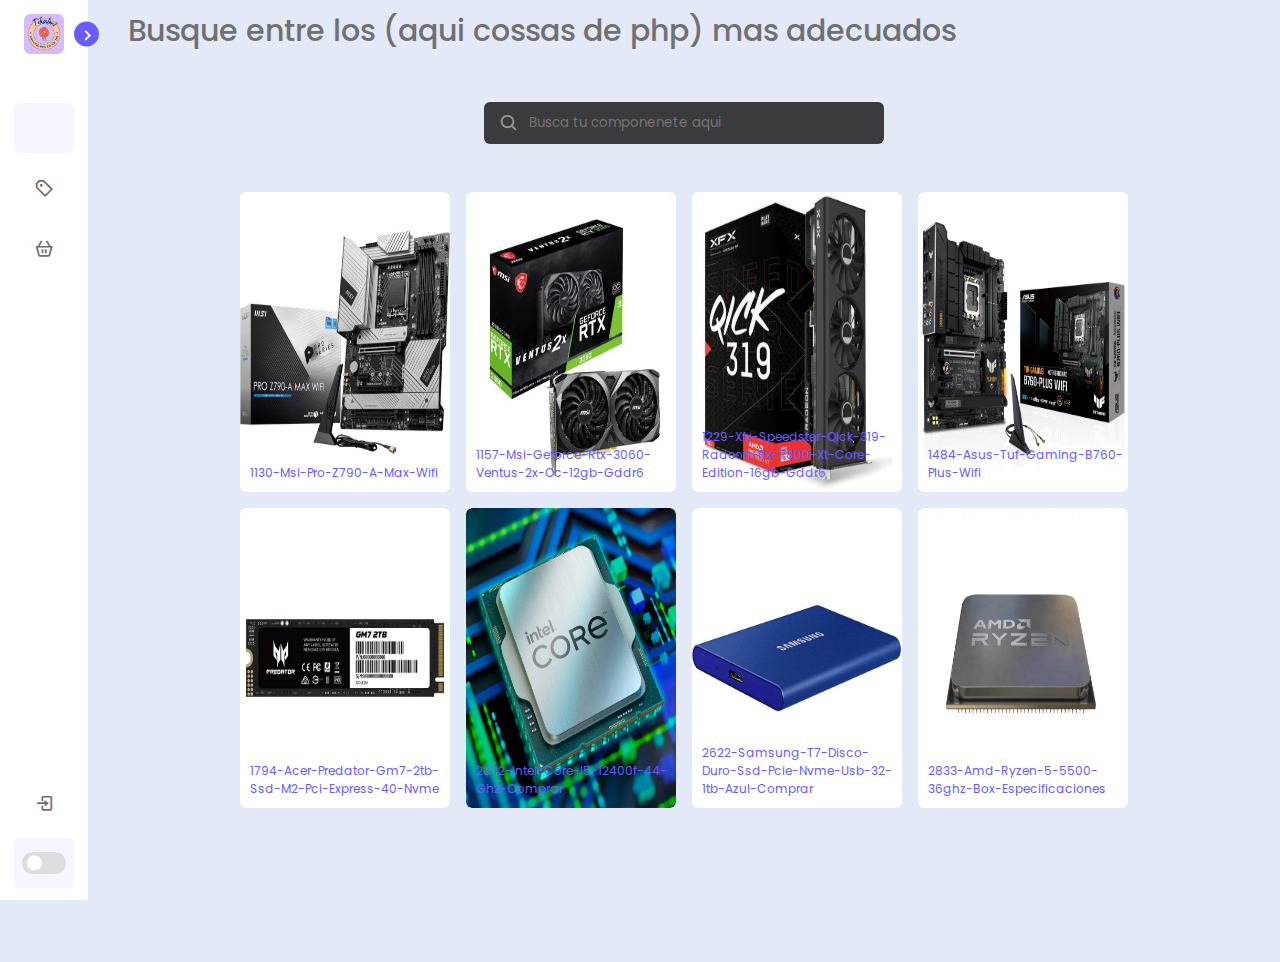
<file: galeria.html>
<!doctype html>
<html lang="en">
    <head>
        <title>Title</title>
        <!-- Required meta tags -->
        <meta charset="utf-8" />
        <meta
            name="viewport"
            content="width=device-width, initial-scale=1, shrink-to-fit=no"
        />
        <link rel="stylesheet" href="css/comun.css">
        <link href='https://unpkg.com/boxicons@2.1.4/css/boxicons.min.css' rel='stylesheet'>
    </head>

    <body>
        <nav class="sidebar close">
            <header>
                <div class="image-text">
                    <span class="image">
                        <img src="img/logo-prueba.png" alt="logo">
                    </span>

                    <div class="text header-text">
                        <span class="name">TikAlmi</span>
                        <span class="profession">Tu solucion en un Tik</span>
                    </div>
                </div>
                <i class='bx bx-chevron-right toggle'></i>
            </header>


            <div class="menu-bar">
                <div class="menu">
                    <li class="search-box">
                        <i class='' ></i>
                    </li>
                    <ul class="menu-links">
                        <li class="nav-link">
                            <a href="">
                                <i class='bx bx-purchase-tag-alt icon' ></i>
                                <span class="text nav-text">Configuraciones PC</span>
                            </a>
                        </li>
                        <li class="nav-link">
                            <a href="">
                                <i class='bx bx-basket icon'></i>
                                <span class="text nav-text">Componentes</span>
                            </a>
                        </li>
                    </ul>
                </div>
                
                <div class="bottom-content">

                    <li class="">
                        <a id="form-open"> <!-- Cuidado con el href aqui si se pone, lo coge raro y quita el "home show" -->
                            <i class='bx bx-log-in icon'></i>
                            <span class="text nav-text">LogIn</span>
                        </a>
                    </li>

                    <li class="mode">
                        <div class="moon-sun">
                            <i class='bx bx-moon icon moon' ></i>
                            <i class='bx bx-sun icon sun' ></i>
                        </div>
                        <span class="mode-text text">Dark Mode</span>

                        <div class="toggle-switch">
                            <span class="switch"></span>
                        </div>
                    </li>
                </div>
            </div>
        </nav>
        <script src="js/nav-script.js"></script>

        <section class="home">
            <div class="text">Busque entre los (aqui cossas de php) mas adecuados</div>
            <div class="form_container">
                <i class='bx bx-x-circle form_close'></i>
                <!-- El Login -->
                <div class="form login_form">
                    <form action="">
                        <h2>Inicia Sesion</h2>

                        <div class="input_box">
                            <input type="email" placeholder="Introduzca su mail" required>
                            <i class='bx bxs-envelope email'></i>
                        </div>
                        <div class="input_box">
                            <input type="password" placeholder="Introduzca su password" required>
                            <i class='bx bxs-lock-alt password'></i>
                            <i class='bx bxs-lock-open-alt pw_hide' ></i>
                        </div>
                        <div class="option_field">
                            <span class="checkbox">
                                <input type="checkbox" id="check">
                                <label for="check">Recuerdame</label>
                            </span>
                            <a href="" class="forgot_pw">Olvidaste tu contraseña?</a>
                        </div>
                        
                        <button class="button">Inicia Sesion</button>
                        <div class="login_signup">Todavia sin cuenta? Unete a nosotros! <a href="#" id="signup">Registrate</a></div>
                    </form>
                </div>
                <!-- El registros -->
                <div class="form signup_form">
                    <form action="">
                        <h2>Registrate</h2>

                        <div class="input_box">
                            <input type="email" placeholder="Introduzca su mail" required>
                            <i class='bx bxs-envelope email'></i>
                        </div>
                        <div class="input_box">
                            <input type="password" placeholder="Cree su password" required>
                            <i class='bx bxs-lock-alt password'></i>
                            <i class='bx bxs-lock-open-alt pw_hide' ></i>
                        </div>
                        <div class="input_box">
                            <input type="password" placeholder="Confirme su password" required>
                            <i class='bx bxs-lock-alt password'></i>
                            <i class='bx bxs-lock-open-alt pw_hide' ></i>
                        </div>
                        
                        <button class="button">Registrate</button>


                        <div class="login_signup">Ya tiene suna cuenta? <a href="#" id="login">Incica Sesion</a></div>
                    </form>
                </div>
            </div>

            <div class="container-galeria">
                <div class="search-box-galeria">
                    <i class="bx bx-search"></i>
                    <input type="text" placeholder="Busca tu componenete aqui">
                </div>
                <div class="images-galeria">
                    <div class="image-box" data-name="1130">
                        <img src="img/1130-msi-pro-z790-a-max-wifi.png" alt="">
                        <h6>1130-msi-pro-z790-a-max-wifi</h6>
                    </div>
                    <div class="image-box" data-name="1157">
                        <img src="img/1157-msi-geforce-rtx-3060-ventus-2x-oc-12gb-gddr6.png" alt="">
                        <h6>1157-msi-geforce-rtx-3060-ventus-2x-oc-12gb-gddr6</h6>
                    </div>
                    <div class="image-box" data-name="1229-xfx-speedster">
                        <img src="img/1229-xfx-speedster-qick-319-radeon-rx-7800-xt-core-edition-16gb-gddr6.png" alt="">
                        <h6>1229-xfx-speedster-qick-319-radeon-rx-7800-xt-core-edition-16gb-gddr6</h6>
                    </div>
                    <div class="image-box" data-name="1484">
                        <img src="img/1484-asus-tuf-gaming-b760-plus-wifi.png" alt="">
                        <h6>1484-asus-tuf-gaming-b760-plus-wifi</h6>
                    </div>
                    <div class="image-box" data-name="1794">
                        <img src="img/1794-acer-predator-gm7-2tb-ssd-m2-pci-express-40-nvme.png" alt="">
                        <h6>1794-acer-predator-gm7-2tb-ssd-m2-pci-express-40-nvme</h6>
                    </div>
                    <div class="image-box" data-name="2302">
                        <img src="img/2302-intel-core-i5-12400f-44-ghz-comprar.png" alt="">
                        <h6>2302-intel-core-i5-12400f-44-ghz-comprar</h6>
                    </div>
                    <div class="image-box" data-name="2622">
                        <img src="img/2622-samsung-t7-disco-duro-ssd-pcie-nvme-usb-32-1tb-azul-comprar.png" alt="">
                        <h6>2622-samsung-t7-disco-duro-ssd-pcie-nvme-usb-32-1tb-azul-comprar</h6>
                    </div>
                    <div class="image-box" data-name="2833">
                        <img src="img/2833-amd-ryzen-5-5500-36ghz-box-especificaciones.png" alt="">
                        <h6>2833-amd-ryzen-5-5500-36ghz-box-especificaciones</h6>
                    </div>
                </div>
            </div>

        </section>
        <script src="js/form-script.js"></script>
        <script src="js/galeria-script.js"></script>
    </body>
</html>
</file>
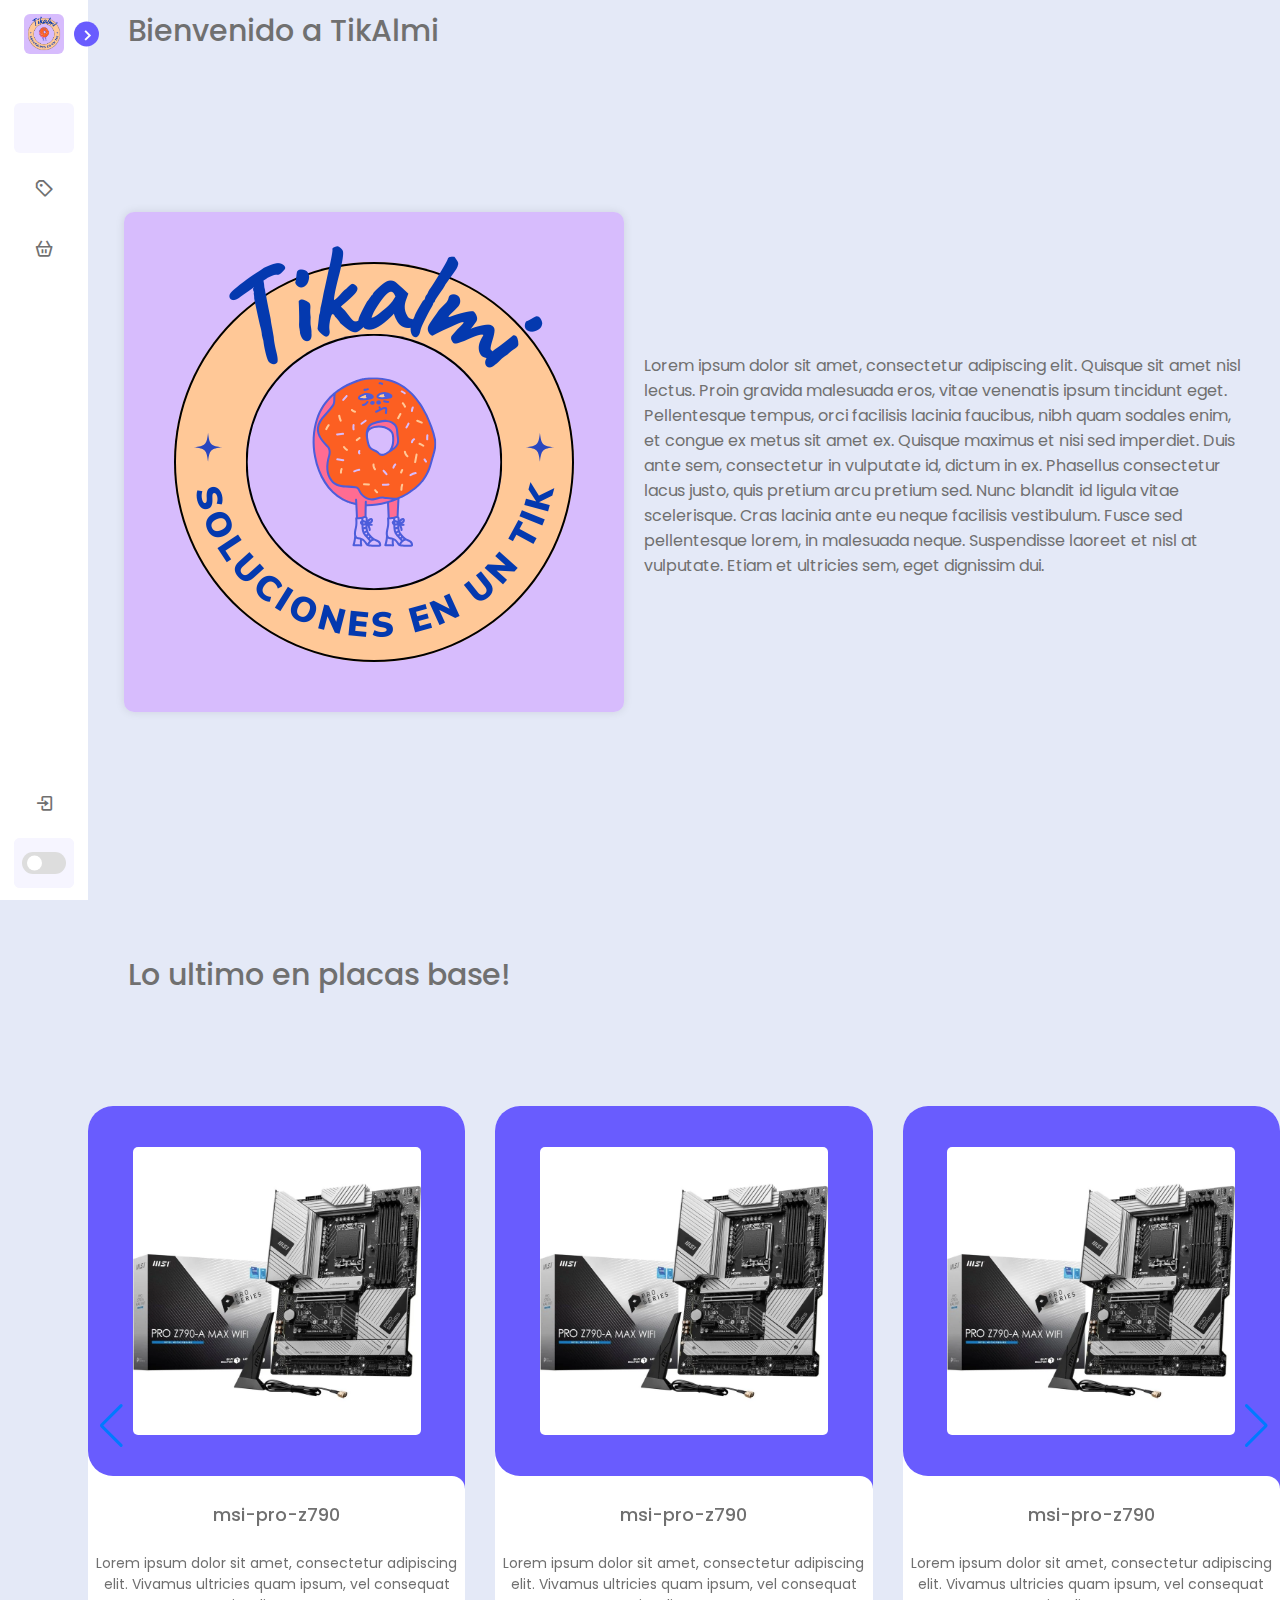
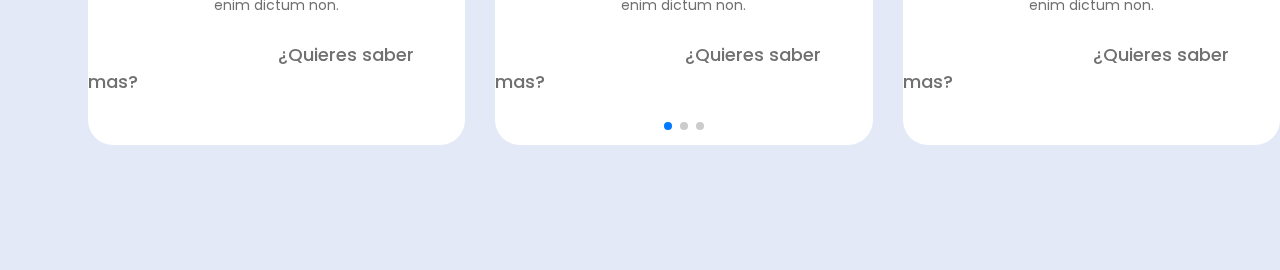
<file: indexAd.html>
<!doctype html>
<html lang="en">
    <head>
        <title>Title</title>
        <!-- Required meta tags -->
        <meta charset="utf-8" />
        <meta
            name="viewport"
            content="width=device-width, initial-scale=1, shrink-to-fit=no"
        />
        <link rel="stylesheet" href="css/comun.css">
        <link rel="stylesheet" href="css/swiper-bundle.min.css">
        <link href='https://unpkg.com/boxicons@2.1.4/css/boxicons.min.css' rel='stylesheet'>
    </head>

    <body>
        <nav class="sidebar close">
            <header>
                <div class="image-text">
                    <span class="image">
                        <img src="img/logo-prueba.png" alt="logo">
                    </span>

                    <div class="text header-text">
                        <span class="name">TikAlmi</span>
                        <span class="profession">Tu solucion en un Tik</span>
                    </div>
                </div>
                <i class='bx bx-chevron-right toggle'></i>
            </header>


            <div class="menu-bar">
                <div class="menu">
                    <li class="search-box">
                            <i class='' ></i>
                    </li>
                    <ul class="menu-links">
                        <li class="nav-link">
                            <a href="">
                                <i class='bx bx-purchase-tag-alt icon' ></i>
                                <span class="text nav-text">Configuraciones PC</span>
                            </a>
                        </li>
                        <li class="nav-link">
                            <a href="componentes.php">
                                <i class='bx bx-basket icon'></i>
                                <span class="text nav-text">Componentes</span>
                            </a>
                        </li>
                    </ul>
                </div>
                
                <div class="bottom-content">

                    <li class="">
                        <a id="form-open"> <!-- Cuidado con el href aqui si se pone, lo coge raro y quita el "home show" -->
                            <i class='bx bx-log-in icon'></i>
                            <span class="text nav-text">LogIn</span>
                        </a>
                    </li>

                    <li class="mode">
                        <div class="moon-sun">
                            <i class='bx bx-moon icon moon' ></i>
                            <i class='bx bx-sun icon sun' ></i>
                        </div>
                        <span class="mode-text text">Dark Mode</span>

                        <div class="toggle-switch">
                            <span class="switch"></span>
                        </div>
                    </li>
                </div>
            </div>
        </nav>
        <script src="js/nav-script.js"></script>

        <section class="home">
            <div class="text">Bienvenido a TikAlmi</div>
            <br>
            <br>
            <br>
            <br>
            <div class="container-landing">
                <div class="content-center">
                    <div class="images-landig">
                        <div class="image-landing">
                            <img src="img/logo-prueba.png" alt="">
                        </div>
                    </div>
                    <div class="text-landing">
                        <p>
                            Lorem ipsum dolor sit amet, consectetur adipiscing elit. Quisque sit amet nisl lectus. Proin gravida malesuada eros, vitae venenatis ipsum tincidunt eget. Pellentesque tempus, orci facilisis lacinia faucibus, nibh quam sodales enim, et congue ex metus sit amet ex. Quisque maximus et nisi sed imperdiet. Duis ante sem, consectetur in vulputate id, dictum in ex. Phasellus consectetur lacus justo, quis pretium arcu pretium sed. Nunc blandit id ligula vitae scelerisque. Cras lacinia ante eu neque facilisis vestibulum. Fusce sed pellentesque lorem, in malesuada neque. Suspendisse laoreet et nisl at vulputate. Etiam et ultricies sem, eget dignissim dui.
                        </p>
                        
                        
                    </div>
                </div>
            </div>
            <!-- El eslider de 3 -->
            <br>
            <br>
            <br>
            <br>
            <br>
            <br>
            <br>
            <br>
            <br>
            <div class="text">Lo ultimo en placas base!</div>
            <br>
            <br>
            <br>
            <br>
            <div class="slide-container swiper">
                <div class="slide-content">
                    <div class="card-wrapper swiper-wrapper">
                        <div class="card-slide swiper-slide">
                            <div class="image-slide">
                                <span class="overlay"></span>

                                <div class="card-image">
                                    <img src="img/1130-msi-pro-z790-a-max-wifi.png" alt="" class="card-img">
                                </div>

                            </div>

                            <div class="class-content">
                                <br>
                                <h2 class="name-slide">msi-pro-z790</h2>
                                <br>
                                <p class="descripcion">Lorem ipsum dolor sit amet, consectetur adipiscing elit. Vivamus ultricies quam ipsum, vel consequat enim dictum non.</p>
                                <br>
                                <a href="zoom.html" class="name-slidex2">¿Quieres saber mas?</a>
                                <br>
                                <br>
                                <br>
                            </div>
                        </div>
                        <div class="card-slide swiper-slide">
                            <div class="image-slide">
                                <span class="overlay"></span>

                                <div class="card-image">
                                    <img src="img/1130-msi-pro-z790-a-max-wifi.png" alt="" class="card-img">
                                </div>

                            </div>

                            <div class="class-content">
                                <br>
                                <h2 class="name-slide">msi-pro-z790</h2>
                                <br>
                                <p class="descripcion">Lorem ipsum dolor sit amet, consectetur adipiscing elit. Vivamus ultricies quam ipsum, vel consequat enim dictum non.</p>
                                <br>
                                <a href="zoom.html" class="name-slidex2">¿Quieres saber mas?</a>
                                <br>
                                <br>
                                <br>
                            </div>
                        </div>
                        <div class="card-slide swiper-slide">
                            <div class="image-slide">
                                <span class="overlay"></span>

                                <div class="card-image">
                                    <img src="img/1130-msi-pro-z790-a-max-wifi.png" alt="" class="card-img">
                                </div>

                            </div>

                            <div class="class-content">
                                <br>
                                <h2 class="name-slide">msi-pro-z790</h2>
                                <br>
                                <p class="descripcion">Lorem ipsum dolor sit amet, consectetur adipiscing elit. Vivamus ultricies quam ipsum, vel consequat enim dictum non.</p>
                                <br>
                                <a href="zoom.html" class="name-slidex2">¿Quieres saber mas?</a>
                                <br>
                                <br>
                                <br>
                            </div>
                        </div>
                        <div class="card-slide swiper-slide">
                            <div class="image-slide">
                                <span class="overlay"></span>

                                <div class="card-image">
                                    <img src="img/1130-msi-pro-z790-a-max-wifi.png" alt="" class="card-img">
                                </div>

                            </div>

                            <div class="class-content">
                                <br>
                                <h2 class="name-slide">msi-pro-z790</h2>
                                <br>
                                <p class="descripcion">Lorem ipsum dolor sit amet, consectetur adipiscing elit. Vivamus ultricies quam ipsum, vel consequat enim dictum non.</p>
                                <br>
                                <a href="zoom.html" class="name-slidex2">¿Quieres saber mas?</a>
                                <br>
                                <br>
                                <br>
                            </div>
                        </div>
                        <div class="card-slide swiper-slide">
                            <div class="image-slide">
                                <span class="overlay"></span>

                                <div class="card-image">
                                    <img src="img/1130-msi-pro-z790-a-max-wifi.png" alt="" class="card-img">
                                </div>

                            </div>

                            <div class="class-content">
                                <br>
                                <h2 class="name-slide">msi-pro-z790</h2>
                                <br>
                                <p class="descripcion">Lorem ipsum dolor sit amet, consectetur adipiscing elit. Vivamus ultricies quam ipsum, vel consequat enim dictum non.</p>
                                <br>
                                <a href="zoom.html" class="name-slidex2">¿Quieres saber mas?</a>
                                <br>
                                <br>
                                <br>
                            </div>
                        </div>
                        <div class="card-slide swiper-slide">
                            <div class="image-slide">
                                <span class="overlay"></span>

                                <div class="card-image">
                                    <img src="img/1130-msi-pro-z790-a-max-wifi.png" alt="" class="card-img">
                                </div>

                            </div>

                            <div class="class-content">
                                <br>
                                <h2 class="name-slide">msi-pro-z790</h2>
                                <br>
                                <p class="descripcion">Lorem ipsum dolor sit amet, consectetur adipiscing elit. Vivamus ultricies quam ipsum, vel consequat enim dictum non.</p>
                                <br>
                                <a href="zoom.html" class="name-slidex2">¿Quieres saber mas?</a>
                                <br>
                                <br>
                                <br>
                            </div>
                        </div>
                        <div class="card-slide swiper-slide">
                            <div class="image-slide">
                                <span class="overlay"></span>

                                <div class="card-image">
                                    <img src="img/1130-msi-pro-z790-a-max-wifi.png" alt="" class="card-img">
                                </div>

                            </div>

                            <div class="class-content">
                                <br>
                                <h2 class="name-slide">msi-pro-z790</h2>
                                <br>
                                <p class="descripcion">Lorem ipsum dolor sit amet, consectetur adipiscing elit. Vivamus ultricies quam ipsum, vel consequat enim dictum non.</p>
                                <br>
                                <a href="zoom.html" class="name-slidex2">¿Quieres saber mas?</a>
                                <br>
                                <br>
                                <br>
                            </div>
                        </div>
                        <div class="card-slide swiper-slide">
                            <div class="image-slide">
                                <span class="overlay"></span>

                                <div class="card-image">
                                    <img src="img/1130-msi-pro-z790-a-max-wifi.png" alt="" class="card-img">
                                </div>

                            </div>

                            <div class="class-content">
                                <br>
                                <h2 class="name-slide">msi-pro-z790</h2>
                                <br>
                                <p class="descripcion">Lorem ipsum dolor sit amet, consectetur adipiscing elit. Vivamus ultricies quam ipsum, vel consequat enim dictum non.</p>
                                <br>
                                <a href="zoom.html" class="name-slidex2">¿Quieres saber mas?</a>
                                <br>
                                <br>
                                <br>
                            </div>
                        </div>
                        <div class="card-slide swiper-slide">
                            <div class="image-slide">
                                <span class="overlay"></span>

                                <div class="card-image">
                                    <img src="img/1130-msi-pro-z790-a-max-wifi.png" alt="" class="card-img">
                                </div>

                            </div>

                            <div class="class-content">
                                <br>
                                <h2 class="name-slide">msi-pro-z790</h2>
                                <br>
                                <p class="descripcion">Lorem ipsum dolor sit amet, consectetur adipiscing elit. Vivamus ultricies quam ipsum, vel consequat enim dictum non.</p>
                                <br>
                                <a href="zoom.html" class="name-slidex2">¿Quieres saber mas?</a>
                                <br>
                                <br>
                                <br>
                            </div>
                        </div>
                    </div>
                </div>

                <div class="swiper-button-next"></div>
                <div class="swiper-button-prev"></div>
                <div class="swiper-pagination"></div>

            </div>
            <br>
            <br>
            <br>
            <br>
            <br>






            <!-- El form oculto -->
            <div class="form_container">
                <i class='bx bx-x-circle form_close'></i>
                <!-- El Login -->
                <div class="form login_form">
                    <form action="" method="post">
                        <h2>Inicia Sesion</h2>
                        <div class="input_box">
                             <!-- Para php hay que meter no solo el type, sino tambien un id y un name -->
                            <input type="email" placeholder="Introduzca su mail" required>
                            <i class='bx bxs-envelope email'></i>
                        </div>
                        <div class="input_box">
                            <input type="password" placeholder="Introduzca su password" required>
                            <i class='bx bxs-lock-alt password'></i>
                            <i class='bx bxs-lock-open-alt pw_hide' ></i>
                        </div>
                        <div class="option_field">
                            <span class="checkbox">
                                <input type="checkbox" id="check">
                                <label for="check">Recuerdame</label>
                            </span>
                            <a href="" class="forgot_pw">Olvidaste tu contraseña?</a>
                        </div>
                        
                        <button class="button">Inicia Sesion</button>
                        <div class="login_signup">Todavia sin cuenta? Unete a nosotros! <a href="#" id="signup">Registrate</a></div>
                    </form>
                </div>
                <!-- El registros -->
                <div class="form signup_form">
                    <form action="" method="post">
                        <h2>Registrate</h2>

                        <div class="input_box">
                            <input type="email" placeholder="Introduzca su mail" required>
                            <i class='bx bxs-envelope email'></i>
                        </div>
                        <div class="input_box">
                            <input type="password" placeholder="Cree su password" required>
                            <i class='bx bxs-lock-alt password'></i>
                            <i class='bx bxs-lock-open-alt pw_hide' ></i>
                        </div>
                        <div class="input_box">
                            <input type="password" placeholder="Confirme su password" required>
                            <i class='bx bxs-lock-alt password'></i>
                            <i class='bx bxs-lock-open-alt pw_hide' ></i>
                        </div>
                        <!-- el imput type submit nos ayuda para php -->
                        <button type="submit" class="button">Registrate</button>
                        <div class="login_signup">Ya tiene suna cuenta? <a href="#" id="login">Incica Sesion</a></div>
                    </form>
                </div>
            </div>
        </section>
        <script src="js/form-script.js"></script>
        <script src="js/swiper-bundle.min.js"></script>
        <script src="js/slider-script.js"></script>

    </body>
</html>
</file>
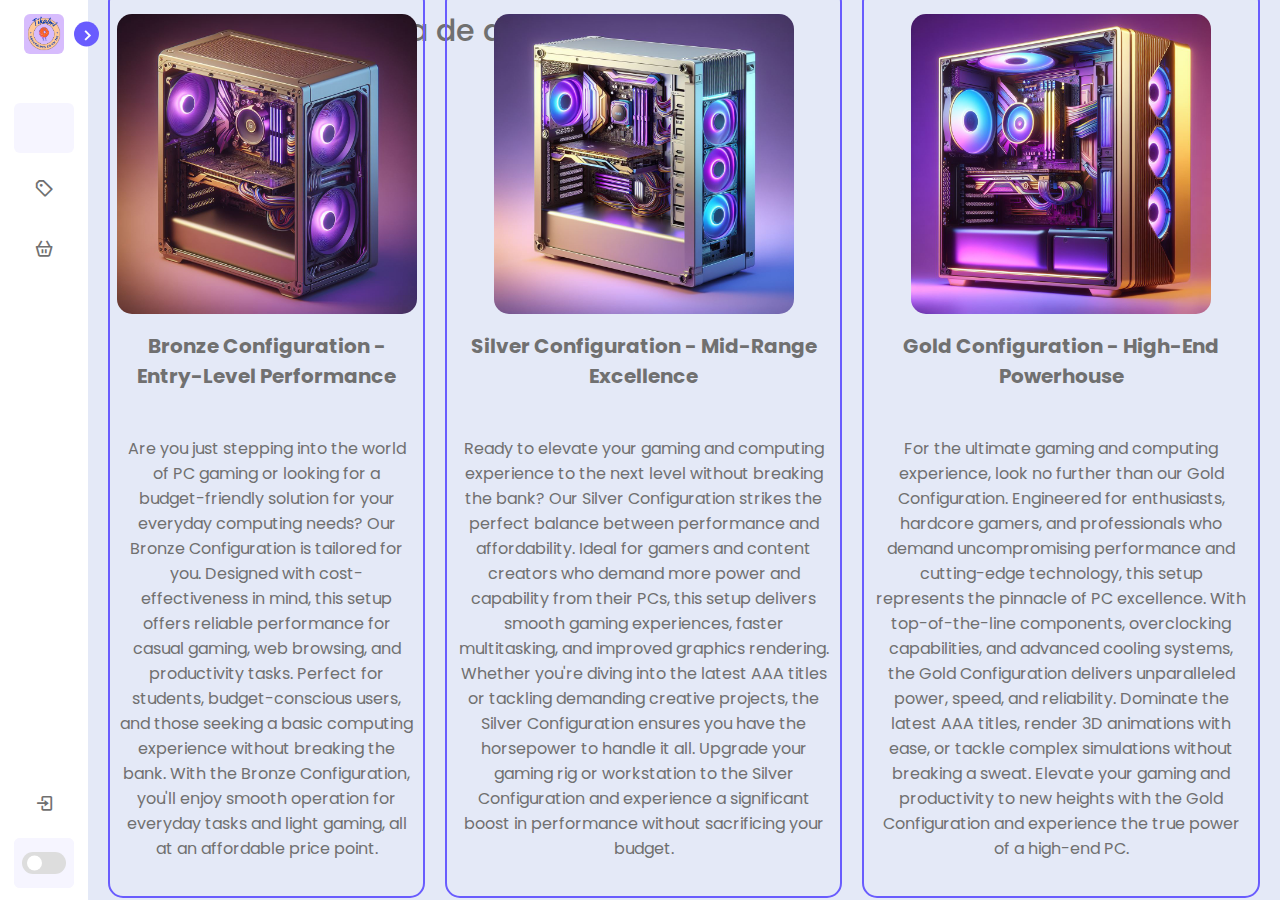
<file: packsPc.html>
<!doctype html>
<html lang="en">
    <head>
        <title>Title</title>
        <!-- Required meta tags -->
        <meta charset="utf-8" />
        <meta
            name="viewport"
            content="width=device-width, initial-scale=1, shrink-to-fit=no"
        />
        <link rel="stylesheet" href="css/comun.css">
        <link href='https://unpkg.com/boxicons@2.1.4/css/boxicons.min.css' rel='stylesheet'>
    </head>

    <body>
        <nav class="sidebar close">
            <header>
                <div class="image-text">
                    <span class="image">
                        <img src="img/logo-prueba.png" alt="logo">
                    </span>

                    <div class="text header-text">
                        <span class="name">TikAlmi</span>
                        <span class="profession">Tu solucion en un Tik</span>
                    </div>
                </div>
                <i class='bx bx-chevron-right toggle'></i>
            </header>


            <div class="menu-bar">
                <div class="menu">
                    <li class="search-box">
                            <i class='' ></i>
                    </li>
                    <ul class="menu-links">
                        <li class="nav-link">
                            <a href="">
                                <i class='bx bx-purchase-tag-alt icon' ></i>
                                <span class="text nav-text">Configuraciones PC</span>
                            </a>
                        </li>
                        <li class="nav-link">
                            <a href="">
                                <i class='bx bx-basket icon'></i>
                                <span class="text nav-text">Componentes</span>
                            </a>
                        </li>
                    </ul>
                </div>
                
                <div class="bottom-content">

                    <li class="">
                        <a id="form-open"> <!-- Cuidado con el href aqui si se pone, lo coge raro y quita el "home show" -->
                            <i class='bx bx-log-in icon'></i>
                            <span class="text nav-text">LogIn</span>
                        </a>
                    </li>

                    <li class="mode">
                        <div class="moon-sun">
                            <i class='bx bx-moon icon moon' ></i>
                            <i class='bx bx-sun icon sun' ></i>
                        </div>
                        <span class="mode-text text">Dark Mode</span>

                        <div class="toggle-switch">
                            <span class="switch"></span>
                        </div>
                    </li>
                </div>
            </div>
        </nav>
        <script src="js/nav-script.js"></script>
        <section class="home">
            <div class="text">Seleccione la gama de de la configuracion</div>
            <div class="container-packs">
                <div class="content-packs">
                    <div class="images-packs">
                        <div class="image-packs">
                            <br>
                            <img src="img/bronce.jpg" alt="">
                            <br>
                            <h6>Bronze Configuration - Entry-Level Performance</h6>
                            <br>
                            <p>Are you just stepping into the world of PC gaming or looking for a budget-friendly solution for your everyday computing needs? Our Bronze Configuration is tailored for you. Designed with cost-effectiveness in mind, this setup offers reliable performance for casual gaming, web browsing, and productivity tasks. Perfect for students, budget-conscious users, and those seeking a basic computing experience without breaking the bank. With the Bronze Configuration, you'll enjoy smooth operation for everyday tasks and light gaming, all at an affordable price point.</p>
                            <br>
                        </div>
                        <div class="image-packs">
                            <br>
                            <img src="img/plata.jpg" alt="">
                            <br>
                            <h6>Silver Configuration - Mid-Range Excellence</h6>
                            <br>
                            <p>Ready to elevate your gaming and computing experience to the next level without breaking the bank? Our Silver Configuration strikes the perfect balance between performance and affordability. Ideal for gamers and content creators who demand more power and capability from their PCs, this setup delivers smooth gaming experiences, faster multitasking, and improved graphics rendering. Whether you're diving into the latest AAA titles or tackling demanding creative projects, the Silver Configuration ensures you have the horsepower to handle it all. Upgrade your gaming rig or workstation to the Silver Configuration and experience a significant boost in performance without sacrificing your budget.</p>
                            <br>
                        </div>
                        <div class="image-packs">
                            <br>
                            <img src="img/oro.jpg" alt="">
                            <br>
                            <h6>Gold Configuration - High-End Powerhouse</h6>
                            <br>
                            <p>For the ultimate gaming and computing experience, look no further than our Gold Configuration. Engineered for enthusiasts, hardcore gamers, and professionals who demand uncompromising performance and cutting-edge technology, this setup represents the pinnacle of PC excellence. With top-of-the-line components, overclocking capabilities, and advanced cooling systems, the Gold Configuration delivers unparalleled power, speed, and reliability. Dominate the latest AAA titles, render 3D animations with ease, or tackle complex simulations without breaking a sweat. Elevate your gaming and productivity to new heights with the Gold Configuration and experience the true power of a high-end PC.</p>
                            <br>
                        </div>
                    </div>
                </div>
            </div>

            <!-- El form oculto -->
            <div class="form_container">
                <i class='bx bx-x-circle form_close'></i>
                <!-- El Login -->
                <div class="form login_form">
                    <form action="">
                        <h2>Inicia Sesion</h2>

                        <div class="input_box">
                            <input type="email" placeholder="Introduzca su mail" required>
                            <i class='bx bxs-envelope email'></i>
                        </div>
                        <div class="input_box">
                            <input type="password" placeholder="Introduzca su password" required>
                            <i class='bx bxs-lock-alt password'></i>
                            <i class='bx bxs-lock-open-alt pw_hide' ></i>
                        </div>
                        <div class="option_field">
                            <span class="checkbox">
                                <input type="checkbox" id="check">
                                <label for="check">Recuerdame</label>
                            </span>
                            <a href="" class="forgot_pw">Olvidaste tu contraseña?</a>
                        </div>
                        
                        <button class="button">Inicia Sesion</button>
                        <div class="login_signup">Todavia sin cuenta? Unete a nosotros! <a href="#" id="signup">Registrate</a></div>
                    </form>
                </div>
                <!-- El registros -->
                <div class="form signup_form">
                    <form action="">
                        <h2>Registrate</h2>

                        <div class="input_box">
                            <input type="email" placeholder="Introduzca su mail" required>
                            <i class='bx bxs-envelope email'></i>
                        </div>
                        <div class="input_box">
                            <input type="password" placeholder="Cree su password" required>
                            <i class='bx bxs-lock-alt password'></i>
                            <i class='bx bxs-lock-open-alt pw_hide' ></i>
                        </div>
                        <div class="input_box">
                            <input type="password" placeholder="Confirme su password" required>
                            <i class='bx bxs-lock-alt password'></i>
                            <i class='bx bxs-lock-open-alt pw_hide' ></i>
                        </div>
                        
                        <button class="button">Registrate</button>


                        <div class="login_signup">Ya tiene suna cuenta? <a href="#" id="login">Incica Sesion</a></div>
                    </form>
                </div>
            </div>
        </section>
        <script src="js/form-script.js"></script>

    </body>
</html>
</file>
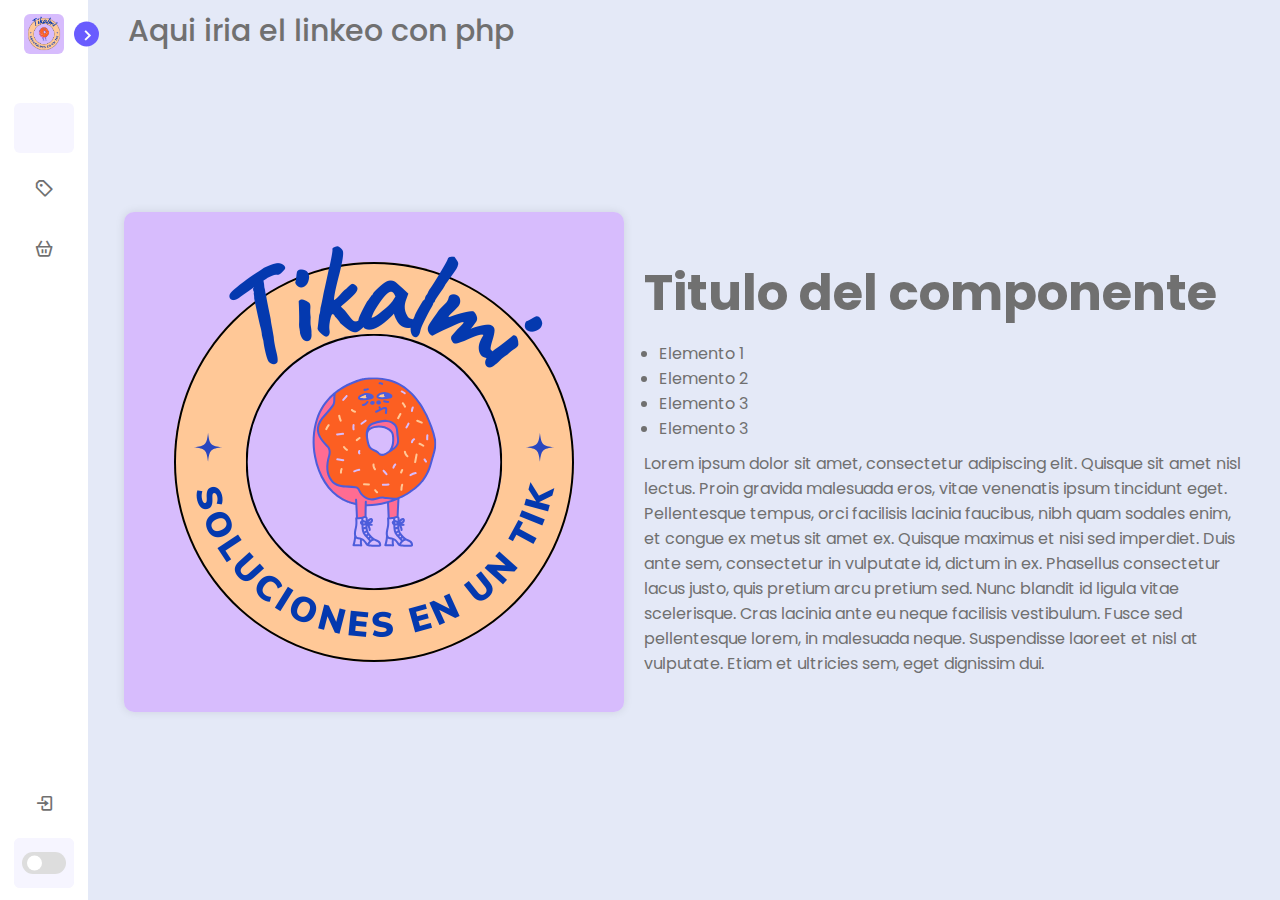
<file: zoom.html>
<!doctype html>
<html lang="en">
    <head>
        <title>Title</title>
        <!-- Required meta tags -->
        <meta charset="utf-8" />
        <meta
            name="viewport"
            content="width=device-width, initial-scale=1, shrink-to-fit=no"
        />
        <link rel="stylesheet" href="css/comun.css">
        <link href='https://unpkg.com/boxicons@2.1.4/css/boxicons.min.css' rel='stylesheet'>
    </head>

    <body>
        <nav class="sidebar close">
            <header>
                <div class="image-text">
                    <span class="image">
                        <img src="img/logo-prueba.png" alt="logo">
                    </span>

                    <div class="text header-text">
                        <span class="name">TikAlmi</span>
                        <span class="profession">Tu solucion en un Tik</span>
                    </div>
                </div>
                <i class='bx bx-chevron-right toggle'></i>
            </header>


            <div class="menu-bar">
                <div class="menu">
                    <li class="search-box">
                            <i class='' ></i>
                    </li>
                    <ul class="menu-links">
                        <li class="nav-link">
                            <a href="">
                                <i class='bx bx-purchase-tag-alt icon' ></i>
                                <span class="text nav-text">Configuraciones PC</span>
                            </a>
                        </li>
                        <li class="nav-link">
                            <a href="">
                                <i class='bx bx-basket icon'></i>
                                <span class="text nav-text">Componentes</span>
                            </a>
                        </li>
                    </ul>
                </div>
                
                <div class="bottom-content">

                    <li class="">
                        <a id="form-open"> <!-- Cuidado con el href aqui si se pone, lo coge raro y quita el "home show" -->
                            <i class='bx bx-log-in icon'></i>
                            <span class="text nav-text">LogIn</span>
                        </a>
                    </li>

                    <li class="mode">
                        <div class="moon-sun">
                            <i class='bx bx-moon icon moon' ></i>
                            <i class='bx bx-sun icon sun' ></i>
                        </div>
                        <span class="mode-text text">Dark Mode</span>

                        <div class="toggle-switch">
                            <span class="switch"></span>
                        </div>
                    </li>
                </div>
            </div>
        </nav>
        <script src="js/nav-script.js"></script>
        <section class="home">
            <div class="text">Aqui iria el linkeo con php</div>
            <br>
            <br>
            <br>
            <br>
            
            <div class="container-landing">
                <div class="content-center">
                    <div class="images-landig">
                        <div class="image-landing">
                            <img src="img/logo-prueba.png" alt="">
                        </div>
                    </div>
                    <div class="text-landing">
                        <h6>Titulo del componente</h6>
                        <!-- Hay que adaptar el nombre d elas clases -->
                        <ul class="lista-zoom">
                            <li>Elemento 1</li>
                            <li>Elemento 2</li>
                            <li>Elemento 3</li>
                            <li>Elemento 3</li>
                        </ul>
                        <p>
                            Lorem ipsum dolor sit amet, consectetur adipiscing elit. Quisque sit amet nisl lectus. Proin gravida malesuada eros, vitae venenatis ipsum tincidunt eget. Pellentesque tempus, orci facilisis lacinia faucibus, nibh quam sodales enim, et congue ex metus sit amet ex. Quisque maximus et nisi sed imperdiet. Duis ante sem, consectetur in vulputate id, dictum in ex. Phasellus consectetur lacus justo, quis pretium arcu pretium sed. Nunc blandit id ligula vitae scelerisque. Cras lacinia ante eu neque facilisis vestibulum. Fusce sed pellentesque lorem, in malesuada neque. Suspendisse laoreet et nisl at vulputate. Etiam et ultricies sem, eget dignissim dui.
                        </p>
                    </div>
                </div>
            </div>

            <!-- El form oculto -->
            <div class="form_container">
                <i class='bx bx-x-circle form_close'></i>
                <!-- El Login -->
                <div class="form login_form">
                    <form action="">
                        <h2>Inicia Sesion</h2>

                        <div class="input_box">
                            <input type="email" placeholder="Introduzca su mail" required>
                            <i class='bx bxs-envelope email'></i>
                        </div>
                        <div class="input_box">
                            <input type="password" placeholder="Introduzca su password" required>
                            <i class='bx bxs-lock-alt password'></i>
                            <i class='bx bxs-lock-open-alt pw_hide' ></i>
                        </div>
                        <div class="option_field">
                            <span class="checkbox">
                                <input type="checkbox" id="check">
                                <label for="check">Recuerdame</label>
                            </span>
                            <a href="" class="forgot_pw">Olvidaste tu contraseña?</a>
                        </div>
                        
                        <button class="button">Inicia Sesion</button>
                        <div class="login_signup">Todavia sin cuenta? Unete a nosotros! <a href="#" id="signup">Registrate</a></div>
                    </form>
                </div>
                <!-- El registros -->
                <div class="form signup_form">
                    <form action="">
                        <h2>Registrate</h2>

                        <div class="input_box">
                            <input type="email" placeholder="Introduzca su mail" required>
                            <i class='bx bxs-envelope email'></i>
                        </div>
                        <div class="input_box">
                            <input type="password" placeholder="Cree su password" required>
                            <i class='bx bxs-lock-alt password'></i>
                            <i class='bx bxs-lock-open-alt pw_hide' ></i>
                        </div>
                        <div class="input_box">
                            <input type="password" placeholder="Confirme su password" required>
                            <i class='bx bxs-lock-alt password'></i>
                            <i class='bx bxs-lock-open-alt pw_hide' ></i>
                        </div>
                        
                        <button class="button">Registrate</button>


                        <div class="login_signup">Ya tiene suna cuenta? <a href="#" id="login">Incica Sesion</a></div>
                    </form>
                </div>
            </div>
        </section>
        <script src="js/form-script.js"></script>

    </body>
</html>
</file>
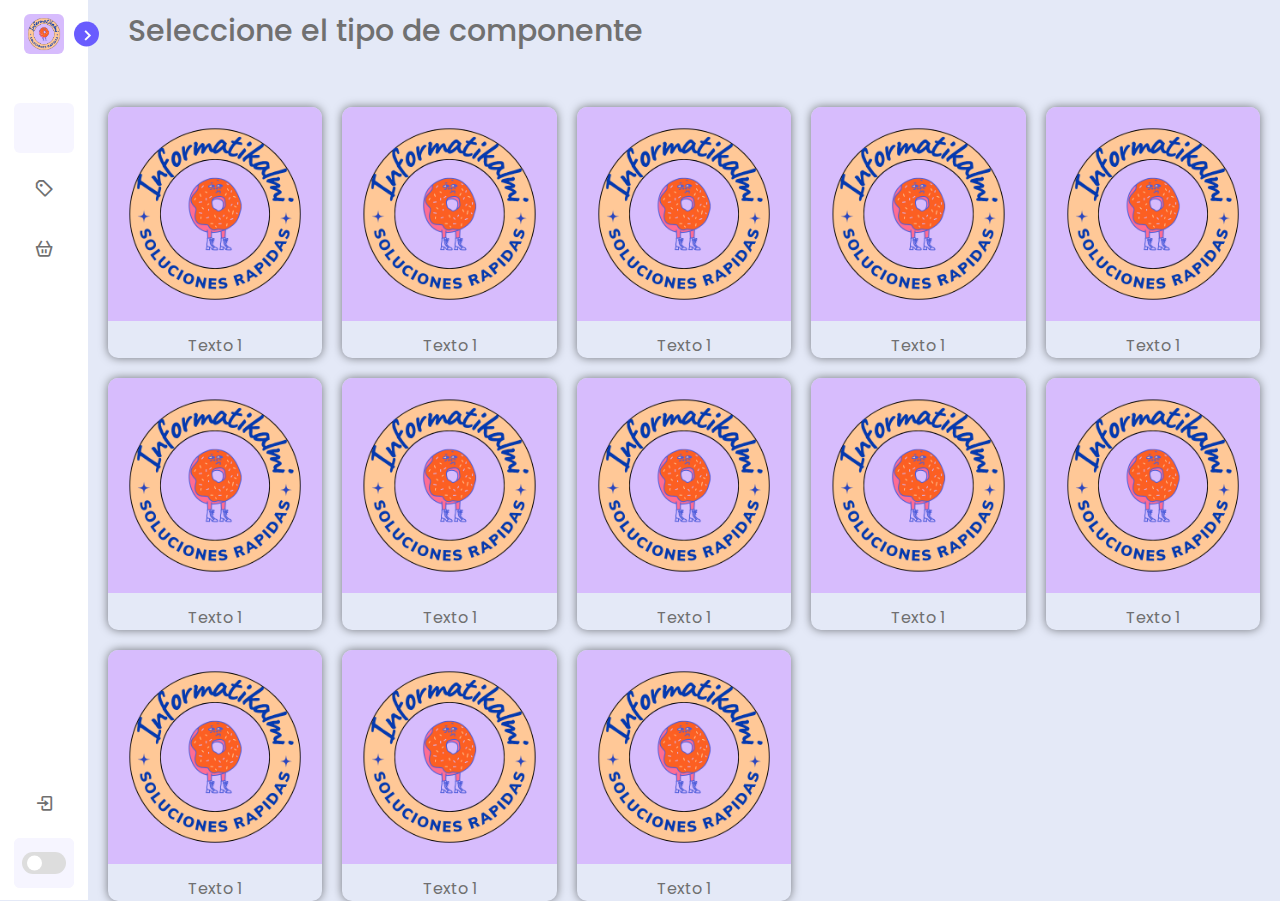
<file: tikalmi 0.3 (todo menos carruseles de front)/componentes.html>
<!doctype html>
<html lang="en">
    <head>
        <title>Title</title>
        <!-- Required meta tags -->
        <meta charset="utf-8" />
        <meta
            name="viewport"
            content="width=device-width, initial-scale=1, shrink-to-fit=no"
        />
        <link rel="stylesheet" href="css/comun.css">
        <link href='https://unpkg.com/boxicons@2.1.4/css/boxicons.min.css' rel='stylesheet'>
    </head>

    <body>
        <nav class="sidebar close">
            <header>
                <div class="image-text">
                    <span class="image">
                        <img src="img/logo-prueba.png" alt="logo">
                    </span>

                    <div class="text header-text">
                        <span class="name">TikAlmi</span>
                        <span class="profession">Tu solucion en un Tik</span>
                    </div>
                </div>
                <i class='bx bx-chevron-right toggle'></i>
            </header>


            <div class="menu-bar">
                <div class="menu">
                    <li class="search-box">
                            <i class='' ></i>
                    </li>
                    <ul class="menu-links">
                        <li class="nav-link">
                            <a href="">
                                <i class='bx bx-purchase-tag-alt icon' ></i>
                                <span class="text nav-text">Configuraciones PC</span>
                            </a>
                        </li>
                        <li class="nav-link">
                            <a href="">
                                <i class='bx bx-basket icon'></i>
                                <span class="text nav-text">Componentes</span>
                            </a>
                        </li>
                    </ul>
                </div>
                
                <div class="bottom-content">

                    <li class="">
                        <a id="form-open"> <!-- Cuidado con el href aqui si se pone, lo coge raro y quita el "home show" -->
                            <i class='bx bx-log-in icon'></i>
                            <span class="text nav-text">LogIn</span>
                        </a>
                    </li>

                    <li class="mode">
                        <div class="moon-sun">
                            <i class='bx bx-moon icon moon' ></i>
                            <i class='bx bx-sun icon sun' ></i>
                        </div>
                        <span class="mode-text text">Dark Mode</span>

                        <div class="toggle-switch">
                            <span class="switch"></span>
                        </div>
                    </li>
                </div>
            </div>
        </nav>
        <script src="js/nav-script.js"></script>
        <section class="home">
            <div class="text">Seleccione el tipo de componente</div>
            <br>
            <div class="container-componentes">
                <div class="content-center">
                    <div class="images-componentes">
                        <div class="image-seleccion">
                            <img src="img/logo-prueba.png" alt="">
                            <p>Texto 1</p>
                        </div>
                        <div class="image-seleccion">
                            <img src="img/logo-prueba.png" alt="">
                            <p>Texto 1</p>
                        </div>
                        <div class="image-seleccion">
                            <img src="img/logo-prueba.png" alt="">
                            <p>Texto 1</p>
                        </div>
                        <div class="image-seleccion">
                            <img src="img/logo-prueba.png" alt="">
                            <p>Texto 1</p>
                        </div>
                        <div class="image-seleccion">
                            <img src="img/logo-prueba.png" alt="">
                            <p>Texto 1</p>
                        </div>
                        <div class="image-seleccion">
                            <img src="img/logo-prueba.png" alt="">
                            <p>Texto 1</p>
                        </div>
                        <div class="image-seleccion">
                            <img src="img/logo-prueba.png" alt="">
                            <p>Texto 1</p>
                        </div>
                        <div class="image-seleccion">
                            <img src="img/logo-prueba.png" alt="">
                            <p>Texto 1</p>
                        </div>
                        <div class="image-seleccion">
                            <img src="img/logo-prueba.png" alt="">
                            <p>Texto 1</p>
                        </div>
                        <div class="image-seleccion">
                            <img src="img/logo-prueba.png" alt="">
                            <p>Texto 1</p>
                        </div>
                        <div class="image-seleccion">
                            <img src="img/logo-prueba.png" alt="">
                            <p>Texto 1</p>
                        </div>
                        <div class="image-seleccion">
                            <img src="img/logo-prueba.png" alt="">
                            <p>Texto 1</p>
                        </div>
                        <div class="image-seleccion">
                            <img src="img/logo-prueba.png" alt="">
                            <p>Texto 1</p>
                        </div>
                    </div>
                </div>
            </div>

            <!-- El form oculto -->
            <div class="form_container">
                <i class='bx bx-x-circle form_close'></i>
                <!-- El Login -->
                <div class="form login_form">
                    <form action="">
                        <h2>Inicia Sesion</h2>

                        <div class="input_box">
                            <input type="email" placeholder="Introduzca su mail" required>
                            <i class='bx bxs-envelope email'></i>
                        </div>
                        <div class="input_box">
                            <input type="password" placeholder="Introduzca su password" required>
                            <i class='bx bxs-lock-alt password'></i>
                            <i class='bx bxs-lock-open-alt pw_hide' ></i>
                        </div>
                        <div class="option_field">
                            <span class="checkbox">
                                <input type="checkbox" id="check">
                                <label for="check">Recuerdame</label>
                            </span>
                            <a href="" class="forgot_pw">Olvidaste tu contraseña?</a>
                        </div>
                        
                        <button class="button">Inicia Sesion</button>
                        <div class="login_signup">Todavia sin cuenta? Unete a nosotros! <a href="#" id="signup">Registrate</a></div>
                    </form>
                </div>
                <!-- El registros -->
                <div class="form signup_form">
                    <form action="">
                        <h2>Registrate</h2>

                        <div class="input_box">
                            <input type="email" placeholder="Introduzca su mail" required>
                            <i class='bx bxs-envelope email'></i>
                        </div>
                        <div class="input_box">
                            <input type="password" placeholder="Cree su password" required>
                            <i class='bx bxs-lock-alt password'></i>
                            <i class='bx bxs-lock-open-alt pw_hide' ></i>
                        </div>
                        <div class="input_box">
                            <input type="password" placeholder="Confirme su password" required>
                            <i class='bx bxs-lock-alt password'></i>
                            <i class='bx bxs-lock-open-alt pw_hide' ></i>
                        </div>
                        
                        <button class="button">Registrate</button>


                        <div class="login_signup">Ya tiene suna cuenta? <a href="#" id="login">Incica Sesion</a></div>
                    </form>
                </div>
            </div>
        </section>
        <script src="js/form-script.js"></script>

    </body>
</html>
</file>
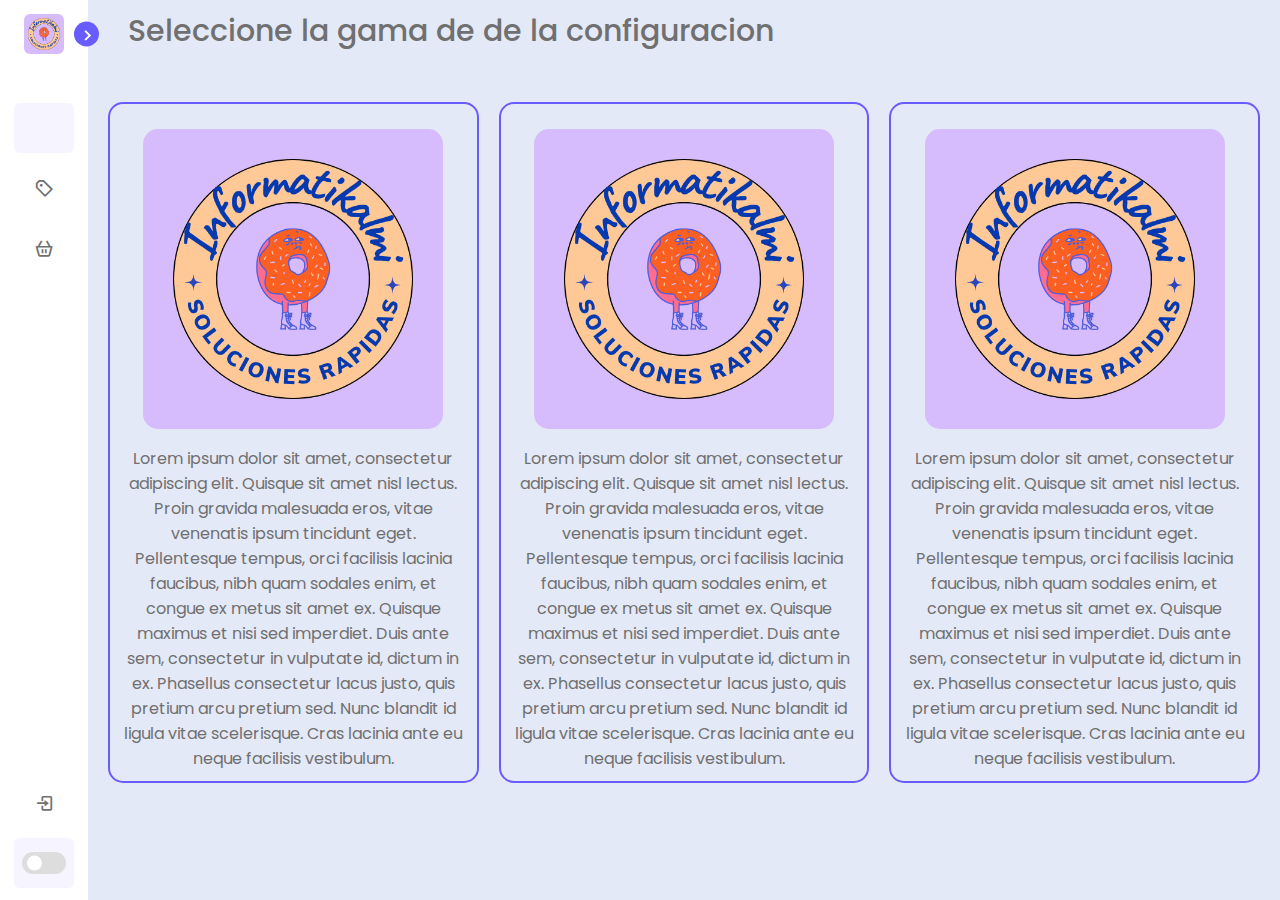
<file: tikalmi 0.3 (todo menos carruseles de front)/packsPc.html>
<!doctype html>
<html lang="en">
    <head>
        <title>Title</title>
        <!-- Required meta tags -->
        <meta charset="utf-8" />
        <meta
            name="viewport"
            content="width=device-width, initial-scale=1, shrink-to-fit=no"
        />
        <link rel="stylesheet" href="css/comun.css">
        <link href='https://unpkg.com/boxicons@2.1.4/css/boxicons.min.css' rel='stylesheet'>
    </head>

    <body>
        <nav class="sidebar close">
            <header>
                <div class="image-text">
                    <span class="image">
                        <img src="img/logo-prueba.png" alt="logo">
                    </span>

                    <div class="text header-text">
                        <span class="name">TikAlmi</span>
                        <span class="profession">Tu solucion en un Tik</span>
                    </div>
                </div>
                <i class='bx bx-chevron-right toggle'></i>
            </header>


            <div class="menu-bar">
                <div class="menu">
                    <li class="search-box">
                            <i class='' ></i>
                    </li>
                    <ul class="menu-links">
                        <li class="nav-link">
                            <a href="">
                                <i class='bx bx-purchase-tag-alt icon' ></i>
                                <span class="text nav-text">Configuraciones PC</span>
                            </a>
                        </li>
                        <li class="nav-link">
                            <a href="">
                                <i class='bx bx-basket icon'></i>
                                <span class="text nav-text">Componentes</span>
                            </a>
                        </li>
                    </ul>
                </div>
                
                <div class="bottom-content">

                    <li class="">
                        <a id="form-open"> <!-- Cuidado con el href aqui si se pone, lo coge raro y quita el "home show" -->
                            <i class='bx bx-log-in icon'></i>
                            <span class="text nav-text">LogIn</span>
                        </a>
                    </li>

                    <li class="mode">
                        <div class="moon-sun">
                            <i class='bx bx-moon icon moon' ></i>
                            <i class='bx bx-sun icon sun' ></i>
                        </div>
                        <span class="mode-text text">Dark Mode</span>

                        <div class="toggle-switch">
                            <span class="switch"></span>
                        </div>
                    </li>
                </div>
            </div>
        </nav>
        <script src="js/nav-script.js"></script>
        <section class="home">
            <div class="text">Seleccione la gama de de la configuracion</div>
            <div class="container-packs">
                <div class="content-packs">
                    <div class="images-packs">
                        <div class="image-packs">
                            <br>
                            <img src="img/logo-prueba.png" alt="">
                            <p>Lorem ipsum dolor sit amet, consectetur adipiscing elit. Quisque sit amet nisl lectus. Proin gravida malesuada eros, vitae venenatis ipsum tincidunt eget. Pellentesque tempus, orci facilisis lacinia faucibus, nibh quam sodales enim, et congue ex metus sit amet ex. Quisque maximus et nisi sed imperdiet. Duis ante sem, consectetur in vulputate id, dictum in ex. Phasellus consectetur lacus justo, quis pretium arcu pretium sed. Nunc blandit id ligula vitae scelerisque. Cras lacinia ante eu neque facilisis vestibulum.</p>
                        </div>
                        <div class="image-packs">
                            <br>
                            <img src="img/logo-prueba.png" alt="">
                            <p>Lorem ipsum dolor sit amet, consectetur adipiscing elit. Quisque sit amet nisl lectus. Proin gravida malesuada eros, vitae venenatis ipsum tincidunt eget. Pellentesque tempus, orci facilisis lacinia faucibus, nibh quam sodales enim, et congue ex metus sit amet ex. Quisque maximus et nisi sed imperdiet. Duis ante sem, consectetur in vulputate id, dictum in ex. Phasellus consectetur lacus justo, quis pretium arcu pretium sed. Nunc blandit id ligula vitae scelerisque. Cras lacinia ante eu neque facilisis vestibulum.</p>
                        </div>
                        <div class="image-packs">
                            <br>
                            <img src="img/logo-prueba.png" alt="">
                            <p>Lorem ipsum dolor sit amet, consectetur adipiscing elit. Quisque sit amet nisl lectus. Proin gravida malesuada eros, vitae venenatis ipsum tincidunt eget. Pellentesque tempus, orci facilisis lacinia faucibus, nibh quam sodales enim, et congue ex metus sit amet ex. Quisque maximus et nisi sed imperdiet. Duis ante sem, consectetur in vulputate id, dictum in ex. Phasellus consectetur lacus justo, quis pretium arcu pretium sed. Nunc blandit id ligula vitae scelerisque. Cras lacinia ante eu neque facilisis vestibulum.</p>
                        </div>
                    </div>
                </div>
            </div>

            <!-- El form oculto -->
            <div class="form_container">
                <i class='bx bx-x-circle form_close'></i>
                <!-- El Login -->
                <div class="form login_form">
                    <form action="">
                        <h2>Inicia Sesion</h2>

                        <div class="input_box">
                            <input type="email" placeholder="Introduzca su mail" required>
                            <i class='bx bxs-envelope email'></i>
                        </div>
                        <div class="input_box">
                            <input type="password" placeholder="Introduzca su password" required>
                            <i class='bx bxs-lock-alt password'></i>
                            <i class='bx bxs-lock-open-alt pw_hide' ></i>
                        </div>
                        <div class="option_field">
                            <span class="checkbox">
                                <input type="checkbox" id="check">
                                <label for="check">Recuerdame</label>
                            </span>
                            <a href="" class="forgot_pw">Olvidaste tu contraseña?</a>
                        </div>
                        
                        <button class="button">Inicia Sesion</button>
                        <div class="login_signup">Todavia sin cuenta? Unete a nosotros! <a href="#" id="signup">Registrate</a></div>
                    </form>
                </div>
                <!-- El registros -->
                <div class="form signup_form">
                    <form action="">
                        <h2>Registrate</h2>

                        <div class="input_box">
                            <input type="email" placeholder="Introduzca su mail" required>
                            <i class='bx bxs-envelope email'></i>
                        </div>
                        <div class="input_box">
                            <input type="password" placeholder="Cree su password" required>
                            <i class='bx bxs-lock-alt password'></i>
                            <i class='bx bxs-lock-open-alt pw_hide' ></i>
                        </div>
                        <div class="input_box">
                            <input type="password" placeholder="Confirme su password" required>
                            <i class='bx bxs-lock-alt password'></i>
                            <i class='bx bxs-lock-open-alt pw_hide' ></i>
                        </div>
                        
                        <button class="button">Registrate</button>


                        <div class="login_signup">Ya tiene suna cuenta? <a href="#" id="login">Incica Sesion</a></div>
                    </form>
                </div>
            </div>
        </section>
        <script src="js/form-script.js"></script>

    </body>
</html>
</file>
<file: tikalmi 0.3 (todo menos carruseles de front)/css/comun.css>
/* ====== Fuentes del googles, el poppins me gusta ======*/
@import url('https://fonts.googleapis.com/css2?family=Poppins:wght@300;400;500;600;700&display=swap');

*{
    font-family: 'Poppins', sans-serif;
    margin: 0;
    padding: 0;
    box-sizing: border-box;

}

:root{
/* ====== PALETA DE COLORES ======*/
--body-color: #E4E9F7;
--sidebar-color: #FFF;
--primario-color:#695CFE ;
--primario-color-claro:#F6F5FF ;
--toggle-color:#DDD ;
--text-color: #707070;

/* ====== TRANSICIONES ======*/
--tran-02: all 0.2s ease;
--tran-03: all 0.3s ease;
--tran-04: all 0.4s ease;
--tran-05: all 0.5s ease;
}


body{
    height: 100vh;
    background: var(--body-color);
    transition: var(--tran-05); /*== velocidad cambio de modo ==*/
}
body.dark{
    --body-color: #18191A;
    --sidebar-color: #242526;
    --primario-color:#3A3B3C ;
    --primario-color-claro:#3A3B3C ;
    --toggle-color:#FFF ;
    --text-color: #CCC;
}

/* ==== BARRA LATERAL ==== */
.sidebar{
    position: fixed;
    top: 0;
    left: 0;
    height: 100%;
    width: 250px;
    padding: 10px 14px;
    background: var(--sidebar-color);
    transition: var(--tran-05);
    z-index: 100;
}
.sidebar.close{
    width: 88px;
}

/* ==== CSS REUSABLE ==== */
.sidebar .text{
    font-size: 16px;
    font-weight: 500;
    color: var(--text-color);
    transition: var(--tran-04);
    white-space: nowrap;
    opacity: 1;
}

.sidebar.close .text{
    opacity: 0;
}

.sidebar .image{
    min-width: 60px;
    display: flex;
    align-items: center;
    justify-content: center;
}

.sidebar li{
    height: 50px;
    margin-top: 10px;
    list-style: none;
    display: flex;
    align-items: center;
}

.sidebar li .icon{
    display: flex;
    align-items: center;
    justify-content: center;
    min-width: 60px;
    font-size: 20px;
}

.sidebar li .icon,
.sidebar li .text{
    color: var(--text-color);
    transition: var(--tran-02);
}

.sidebar header{
    position: relative;
}

.sidebar .image-text img{
    width: 40px; 
    border-radius: 6px;
}

.sidebar header .image-text{
    display: flex;
    align-items: center;
}

header .image-text .header-text{
    display: flex;
    flex-direction: column;
}

.header-text .name{
    font-weight: 600;
}

.header-text .profession{
    margin-top: -2px;
}

.sidebar header .toggle{
    position: absolute;
    top: 50%;
    right: -25px;

    transform: translateY(-50%) rotate(180deg);
    height: 25px;
    width: 25px;
    background: var(--primario-color);
    display: flex;
    align-items: center;
    justify-content: center;
    border-radius: 50%;
    color: var(--sidebar-color);
    font-size: 22px;
    transition: var(--tran-03);

}

.sidebar.close header .toggle{
    transform: translateY(-50%);
}

body.dark .sidebar header .toggle{
    color: var(--text-color);
}
.sidebar .menu{
    margin-top: 35px;
}
.sidebar .search-box{
    background: var(--primario-color-claro);
    border-radius: 6px;
    transition: var(--tran-05);
}

.search-box input{
    height: 100%;
    width: 100%;
    outline: none;
    border: none;
    border-radius: 6px;
    font-size: 16px;
    font-weight: 500;
    background: var(--primario-color-claro);
    transition: var(--tran-05);
    color: var(--text-color);

}

.sidebar li a{
    height: 100%;
    width: 100%;
    display: flex;
    align-items: center;
    text-decoration: none;
    border-radius: 6px;
    transition: var(--tran-04);
}

.sidebar li a:hover{
    background: var(--primario-color);
}

.sidebar li a:hover .icon,
.sidebar li a:hover .text{
    color: var(--sidebar-color);
}

body.dark .sidebar li a:hover .icon,
body.dark .sidebar li a:hover .text{
    color: var(--text-color);
}

.sidebar .menu-bar{
    height: calc(100% - 50px);
    display: flex;
    flex-direction: column;
    justify-content: space-between;
}

.menu-bar .mode{
    position: relative;
    border-radius: 6px;
    background: var(--primario-color-claro);
}

.menu-bar .mode .moon-sun{
    height: 50px;
    width: 60px;
    display: flex;
    align-items: center;
}

.menu-bar .mode i{
    position: absolute;
    transition: var(--tran-03);
}

.menu-bar .mode i.sun{
    opacity: 0;
}

body.dark .menu-bar .mode i.sun{
    opacity: 1;
}
body.dark .menu-bar .mode i.moon{
    opacity: 0;
}

.menu-bar .mode .toggle-switch{
    position: absolute;
    right: 0;
    display: flex;
    align-items: center;
    justify-content: center;
    height: 100%;
    min-width: 60px;
    cursor: pointer;
    border-radius: 6px;
    background: var(--primario-color-claro);
    transition: var(--tran-05);
}

.toggle-switch .switch{
    position: relative;
    height: 22px;
    width: 44px;
    border-radius: 25px;
    background: var(--toggle-color);
}

.switch::before{
    content: '';
    position: absolute;
    height: 15px;
    width: 15px;
    border-radius: 50%;
    top: 50%;
    left: 5px;
    transform: translateY(-50%);
    background: var(--sidebar-color);
    transition: var(--tran-03);

}

body.dark .switch::before{
    left: 24px;

}

.home{
    position: relative;
    height: 100vh;
    left: 250px;
    width: calc(100% - 250px);
    background: var(--body-color);
    transition: var(--tran-05);
}
.home::before{
    content: '';
    position: absolute;
    height: 100%;
    width: 100%;
    background-color: rgba(0, 0, 0, 0.4);
    z-index: 100;
    opacity: 0;
    pointer-events: none;
    transition: var(--tran-05);
}
.home.show::before{
    opacity: 1;
    pointer-events: auto;
}

.home .text{
    font-size: 30px;
    font-weight: 500;
    color: var(--text-color);
    padding: 8px 40px;
}

.sidebar.close ~ .home{
    left: 88px;
    width: calc(100% - 88px);
}

/* ====== EL LOGINS y REGISTERS ======*/
.form_container{
    position: absolute;
    max-width: 320px;
    width: 100%;
    top: 50%;
    left: 50%;
    transform: translate(-50%, -50%) scale(1.2);
    z-index: 101;
    background: #fff;
    padding: 25px;
    border-radius: 12px;
    box-shadow: rgba(0, 0, 0, 0.1);
    opacity: 0;
    pointer-events: none;
    transition: var(--tran-04);

}
.home.show .form_container{
    opacity: 1;
    pointer-events: auto;
    transform: translate(-50%, -50%) scale(1);
}

.signup_form{
    display: none;
}

.form_container.active .signup_form{
    display: block;
}
.form_container.active .login_form{
    display: none;
}

.form_close{
    position: absolute;
    top: 10px;
    right: 20px;
    color: #0b0217;
    font-size: 22px;
    opacity: 0.7;
    cursor: pointer;
}

.form_container h2{
    font-size: 22px;
    color: #0b0217;
    text-align: center;
}

.input_box{
    position: relative;
    margin-top: 30px;
    width: 100%;
    height: 40px;
}

.input_box input{
    height: 100%;
    width: 100%;
    border: none;
    outline: none;
    padding: 0 30px;
    color: #333;
    transition: all 0.2 ease;
    border-bottom: 1.5px solid #aaaaaa;
}

.input_box input:focus{
    border-color: var(--primario-color);
}

.input_box i{
    position: absolute;
    top: 50%;
    transform: translateY(-50%);
    font-size: 20px;
        color: var(--text-color);
}

.input_box i.email,
.input_box i.password{
    left: 0;
}

.input_box input:focus ~ i.email,
.input_box input:focus ~ i.pw_hide{
    color: var(--primario-color);
}

.input_box i.pw_hide{
    right: 0;
    font-size: 18px;
}

.option_field{
    margin-top: 14px;
    display: flex;
    align-items: center;
    justify-content: space-between;
}

.form_container a{
    color: var(--primario-color);
    font-size: 12px;
}

.form_container a:hover{
    text-decoration: underline;
}

.checkbox{
    display: flex;
    column-gap: 8px;
    white-space: nowrap;
    cursor: pointer;
}

.checkbox input{
    accent-color: var(--primario-color);
}

.checkbox label{
    cursor: pointer;
    user-select: none;
    color: #0b0217;
    font-size: 12px;
}

.form_container .button{
    background: var(--primario-color);
    margin-top: 30px;
    width: 100%;
    padding: 10px 0;
    border-radius: 10px;
    border-color: var(--primario-color-claro);
}

.login_signup{
    font-size: 12px;
    text-align: center;
    margin-top: 15px;
}

/* ====== CONTAINER GALERIA ======*/
.container-galeria{
    position: relative;
    min-height: 100vh;
    max-width: 1000px;
    width: 100%;
    margin: 0 auto;
    padding: 40px 20px;
}

.container-galeria .search-box-galeria{
    position: relative;
    height: 42px;
    max-width: 400px;
    margin: 0 auto;
    margin-bottom: 40px;
}

.search-box-galeria input{
    position: absolute;
    height: 100%;
    width: 100%;
    outline: none;
    border: none;
    background-color: #3A3B3C;
    padding: 0 15px 0 45px;
    color: #fff;
    border-radius: 6px;
}

.search-box-galeria i{
    position: absolute;
    z-index: 2;
    color: #999;
    top: 50%;
    left: 15px;
    font-size: 20px;
    transform: translateY(-50%);
}

.container-galeria .images-galeria .image-box{
    position: relative;
    height: 300px;
    width: 210px;
    border-radius: 6px;
    overflow: hidden;
}

.images-galeria{
    width: 100%;
    display: flex;
    justify-content: center;
    flex-wrap: wrap;

}
.images-galeria .image-box{
    margin: 8px;
}
.images-galeria .image-box img{
    height: 100%;
    width: 100%;
    border-radius: 6px;
    transition: transfornm 0.2s linear;
}

.image-box:hover img{
    transform: scale(1.05);
}

.image-box h6{
    position: absolute;
    bottom: 10px;
    left: 10px;
    color: var(--primario-color);
    font-size: 12px;
    font-weight: 400;
    text-transform: capitalize;
}

/* ====== Landing page ======*/
.container-landing {
    display: flex;
    justify-content: center;
    align-items: center;
    flex-direction: column;
    margin-top: 50px; /* Ajusta la distancia superior según sea necesario */
}

.content-center {
    display: flex;
    justify-content: center;
    align-items: center;
}

.image-landing img {
    border-radius: 10px; /* Bordes redondeados para la imagen */
    box-shadow: 0 0 10px rgba(0, 0, 0, 0.1); /* Sombra ligera */
    margin-right: 20px; /* Margen entre la imagen y el texto */
}

.text-landing {
    text-align: left;
    max-width: 600px; /* Máximo ancho del párrafo */
    color: var(--text-color);
}

.text-landing h6{
    text-align: left;
    max-width: 600px; /* Máximo ancho del párrafo */
    color: var(--text-color);
    font-size: 50px;
}

.container-componentes {
    display: flex;
    justify-content: center;
    align-items: center;
    flex-direction: column;
    margin-top: 20px; /* Ajusta la distancia superior según sea necesario */
}



/* ====== Componentes.html  ======*/
.container-componentes {
    display: flex;
    justify-content: center;
    align-items: center;
    flex-direction: column;
    margin-top: 20px; /* Ajusta la distancia superior según sea necesario */
    margin-left: 20px;
    color: var(--text-color);
}

.content-center {
    display: flex;
    justify-content: center;
    align-items: center;
}

.images-componentes {
    display: flex;
    flex-wrap: wrap;
    gap: 20px; /* Espaciado entre las imágenes y el texto */
}

.image-seleccion {
    text-align: center;
    max-width: 350px; 
    width: calc(20% - 20px); /* Ancho para mostrar 5 elementos por fila */
    box-sizing: border-box; 
    border-radius: 10px; 
    overflow: hidden; 
    box-shadow: 0 0 10px rgba(0, 0, 0, 0.5); 
}

.image-seleccion img {
    width: 100%;
    border-bottom-left-radius: 0; /* Ajuste para evitar esquinas redondeadas en la parte inferior de la imagen */
    border-bottom-right-radius: 0;
}

.image-seleccion p {
    margin-top: 5px; /* Espaciado entre la imagen y el texto */
}

/* ====== packsPc.html  ======*/
.container-packs {
    display: flex;
    justify-content: center;
    align-items: center;
    height: 80vh; /* Ajusta la altura según sea necesario */
    margin-top: 20px;
    margin-left: 20px;
    margin-right: 20px;
}

.content-packs {
    display: flex;
    flex-direction: column;
    align-items: center;
}

.images-packs {
    display: flex;
    gap: 20px; /* Espaciado entre los contenedores */
}

.image-packs {
    text-align: center;
    width: auto; /* Ancho automático para adaptarse al contenido */
    box-sizing: border-box; /* Incluye el padding y el borde en el ancho total */
    border-radius: 15px; /* Bordes redondeados para el contenedor */
    border: 2px solid #695CFE; /* Color del borde */
}

.image-packs img {
    width: 100%; /* Ancho del 100% del contenedor */
    max-width: 300px; /* Ancho máximo de la imagen */
    height: auto; /* Altura automática para mantener la proporción */
    border-radius: 15px; /* Bordes redondeados solo en la parte superior */
}

.image-packs p {
    margin-top: 10px; 
    margin-bottom: 10px;
    margin-left: 10px;
    margin-right: 10px;
    color: var(--text-color);
}

/* ====== zoom.html  ======*/
.lista-zoom{
    margin-top: 10px; 
    margin-bottom: 10px;
    margin-left: 15px;
    margin-right: 10px;
    color: var(--text-color);
}
</file>
<file: tikalmi Oscar/css/comun.css>
/* ====== Fuentes del googles, el poppins me gusta ======*/
@import url('https://fonts.googleapis.com/css2?family=Poppins:wght@300;400;500;600;700&display=swap');

*{
    font-family: 'Poppins', sans-serif;
    margin: 0;
    padding: 0;
    box-sizing: border-box;

}

:root{
/* ====== PALETA DE COLORES ======*/
--body-color: #E4E9F7;
--sidebar-color: #FFF;
--primario-color:#695CFE ;
--primario-color-claro:#F6F5FF ;
--toggle-color:#DDD ;
--text-color: #707070;

/* ====== TRANSICIONES ======*/
--tran-02: all 0.2s ease;
--tran-03: all 0.3s ease;
--tran-04: all 0.4s ease;
--tran-05: all 0.5s ease;
}


body{
    height: 100vh;
    background: var(--body-color);
    transition: var(--tran-05); /*== velocidad cambio de modo ==*/
}
body.dark{
    --body-color: #18191A;
    --sidebar-color: #242526;
    --primario-color:#3A3B3C ;
    --primario-color-claro:#3A3B3C ;
    --toggle-color:#FFF ;
    --text-color: #CCC;
}

/* ==== BARRA LATERAL ==== */
.sidebar{
    position: fixed;
    top: 0;
    left: 0;
    height: 100%;
    width: 250px;
    padding: 10px 14px;
    background: var(--sidebar-color);
    transition: var(--tran-05);
    z-index: 100;
}
.sidebar.close{
    width: 88px;
}

/* ==== CSS REUSABLE ==== */
.sidebar .text{
    font-size: 16px;
    font-weight: 500;
    color: var(--text-color);
    transition: var(--tran-04);
    white-space: nowrap;
    opacity: 1;
}

.sidebar.close .text{
    opacity: 0;
}

.sidebar .image{
    min-width: 60px;
    display: flex;
    align-items: center;
    justify-content: center;
}

.sidebar li{
    height: 50px;
    margin-top: 10px;
    list-style: none;
    display: flex;
    align-items: center;
}

.sidebar li .icon{
    display: flex;
    align-items: center;
    justify-content: center;
    min-width: 60px;
    font-size: 20px;
}

.sidebar li .icon,
.sidebar li .text{
    color: var(--text-color);
    transition: var(--tran-02);
}

.sidebar header{
    position: relative;
}

.sidebar .image-text img{
    width: 40px; 
    border-radius: 6px;
}

.sidebar header .image-text{
    display: flex;
    align-items: center;
}

header .image-text .header-text{
    display: flex;
    flex-direction: column;
}

.header-text .name{
    font-weight: 600;
}

.header-text .profession{
    margin-top: -2px;
}

.sidebar header .toggle{
    position: absolute;
    top: 50%;
    right: -25px;

    transform: translateY(-50%) rotate(180deg);
    height: 25px;
    width: 25px;
    background: var(--primario-color);
    display: flex;
    align-items: center;
    justify-content: center;
    border-radius: 50%;
    color: var(--sidebar-color);
    font-size: 22px;
    transition: var(--tran-03);

}

.sidebar.close header .toggle{
    transform: translateY(-50%);
}

body.dark .sidebar header .toggle{
    color: var(--text-color);
}
.sidebar .menu{
    margin-top: 35px;
}
.sidebar .search-box{
    background: var(--primario-color-claro);
    border-radius: 6px;
    transition: var(--tran-05);
}

.search-box input{
    height: 100%;
    width: 100%;
    outline: none;
    border: none;
    border-radius: 6px;
    font-size: 16px;
    font-weight: 500;
    background: var(--primario-color-claro);
    transition: var(--tran-05);
    color: var(--text-color);

}

.sidebar li a{
    height: 100%;
    width: 100%;
    display: flex;
    align-items: center;
    text-decoration: none;
    border-radius: 6px;
    transition: var(--tran-04);
}

.sidebar li a:hover{
    background: var(--primario-color);
}

.sidebar li a:hover .icon,
.sidebar li a:hover .text{
    color: var(--sidebar-color);
}

body.dark .sidebar li a:hover .icon,
body.dark .sidebar li a:hover .text{
    color: var(--text-color);
}

.sidebar .menu-bar{
    height: calc(100% - 50px);
    display: flex;
    flex-direction: column;
    justify-content: space-between;
}

.menu-bar .mode{
    position: relative;
    border-radius: 6px;
    background: var(--primario-color-claro);
}

.menu-bar .mode .moon-sun{
    height: 50px;
    width: 60px;
    display: flex;
    align-items: center;
}

.menu-bar .mode i{
    position: absolute;
    transition: var(--tran-03);
}

.menu-bar .mode i.sun{
    opacity: 0;
}

body.dark .menu-bar .mode i.sun{
    opacity: 1;
}
body.dark .menu-bar .mode i.moon{
    opacity: 0;
}

.menu-bar .mode .toggle-switch{
    position: absolute;
    right: 0;
    display: flex;
    align-items: center;
    justify-content: center;
    height: 100%;
    min-width: 60px;
    cursor: pointer;
    border-radius: 6px;
    background: var(--primario-color-claro);
    transition: var(--tran-05);
}

.toggle-switch .switch{
    position: relative;
    height: 22px;
    width: 44px;
    border-radius: 25px;
    background: var(--toggle-color);
}

.switch::before{
    content: '';
    position: absolute;
    height: 15px;
    width: 15px;
    border-radius: 50%;
    top: 50%;
    left: 5px;
    transform: translateY(-50%);
    background: var(--sidebar-color);
    transition: var(--tran-03);

}

body.dark .switch::before{
    left: 24px;

}

.home{
    position: relative;
    height: 100vh;
    left: 250px;
    width: calc(100% - 250px);
    background: var(--body-color);
    transition: var(--tran-05);
}
.home::before{
    content: '';
    position: absolute;
    height: 100%;
    width: 100%;
    background-color: rgba(0, 0, 0, 0.4);
    z-index: 100;
    opacity: 0;
    pointer-events: none;
    transition: var(--tran-05);
}
.home.show::before{
    opacity: 1;
    pointer-events: auto;
}

.home .text{
    font-size: 30px;
    font-weight: 500;
    color: var(--text-color);
    padding: 8px 40px;
}

.sidebar.close ~ .home{
    left: 88px;
    width: calc(100% - 88px);
}

/* ====== EL LOGINS y REGISTERS ======*/
.form_container{
    position: absolute;
    max-width: 320px;
    width: 100%;
    top: 50%;
    left: 50%;
    transform: translate(-50%, -50%) scale(1.2);
    z-index: 101;
    background: #fff;
    padding: 25px;
    border-radius: 12px;
    box-shadow: rgba(0, 0, 0, 0.1);
    opacity: 0;
    pointer-events: none;
    transition: var(--tran-04);

}
.home.show .form_container{
    opacity: 1;
    pointer-events: auto;
    transform: translate(-50%, -50%) scale(1);
}

.signup_form{
    display: none;
}

.form_container.active .signup_form{
    display: block;
}
.form_container.active .login_form{
    display: none;
}

.form_close{
    position: absolute;
    top: 10px;
    right: 20px;
    color: #0b0217;
    font-size: 22px;
    opacity: 0.7;
    cursor: pointer;
}

.form_container h2{
    font-size: 22px;
    color: #0b0217;
    text-align: center;
}

.input_box{
    position: relative;
    margin-top: 30px;
    width: 100%;
    height: 40px;
}

.input_box input{
    height: 100%;
    width: 100%;
    border: none;
    outline: none;
    padding: 0 30px;
    color: #333;
    transition: all 0.2 ease;
    border-bottom: 1.5px solid #aaaaaa;
}

.input_box input:focus{
    border-color: var(--primario-color);
}

.input_box i{
    position: absolute;
    top: 50%;
    transform: translateY(-50%);
    font-size: 20px;
        color: var(--text-color);
}

.input_box i.email,
.input_box i.password{
    left: 0;
}

.input_box input:focus ~ i.email,
.input_box input:focus ~ i.pw_hide{
    color: var(--primario-color);
}

.input_box i.pw_hide{
    right: 0;
    font-size: 18px;
}

.option_field{
    margin-top: 14px;
    display: flex;
    align-items: center;
    justify-content: space-between;
}

.form_container a{
    color: var(--primario-color);
    font-size: 12px;
}

.form_container a:hover{
    text-decoration: underline;
}

.checkbox{
    display: flex;
    column-gap: 8px;
    white-space: nowrap;
    cursor: pointer;
}

.checkbox input{
    accent-color: var(--primario-color);
}

.checkbox label{
    cursor: pointer;
    user-select: none;
    color: #0b0217;
    font-size: 12px;
}

.form_container .button{
    background: var(--primario-color);
    margin-top: 30px;
    width: 100%;
    padding: 10px 0;
    border-radius: 10px;
    border-color: var(--primario-color-claro);
}

.login_signup{
    font-size: 12px;
    text-align: center;
    margin-top: 15px;
}

/* ====== CONTAINER GALERIA ======*/
.container-galeria{
    position: relative;
    min-height: 100vh;
    max-width: 1000px;
    width: 100%;
    margin: 0 auto;
    padding: 40px 20px;
}

.container-galeria .search-box-galeria{
    position: relative;
    height: 42px;
    max-width: 400px;
    margin: 0 auto;
    margin-bottom: 40px;
}

.search-box-galeria input{
    position: absolute;
    height: 100%;
    width: 100%;
    outline: none;
    border: none;
    background-color: #3A3B3C;
    padding: 0 15px 0 45px;
    color: #fff;
    border-radius: 6px;
}

.search-box-galeria i{
    position: absolute;
    z-index: 2;
    color: #999;
    top: 50%;
    left: 15px;
    font-size: 20px;
    transform: translateY(-50%);
}

.container-galeria .images-galeria .image-box{
    position: relative;
    height: 300px;
    width: 210px;
    border-radius: 6px;
    overflow: hidden;
}

.images-galeria{
    width: 100%;
    display: flex;
    justify-content: center;
    flex-wrap: wrap;

}
.images-galeria .image-box{
    margin: 8px;
}
.images-galeria .image-box img{
    height: 100%;
    width: 100%;
    border-radius: 6px;
    transition: transfornm 0.2s linear;
}

.image-box:hover img{
    transform: scale(1.05);
}

.image-box h6{
    position: absolute;
    bottom: 10px;
    left: 10px;
    color: var(--primario-color);
    font-size: 12px;
    font-weight: 400;
    text-transform: capitalize;
}

/* ====== Landing page ======*/
.container-landing {
    display: flex;
    justify-content: center;
    align-items: center;
    flex-direction: column;
    margin-top: 50px; 
}

.content-center {
    display: flex;
    justify-content: center;
    align-items: center;
}

.image-landing img {
    border-radius: 10px; 
    box-shadow: 0 0 10px rgba(0, 0, 0, 0.1); 
    margin-right: 20px; 
}

.text-landing {
    text-align: left;
    max-width: 600px; 
    color: var(--text-color);
}

.text-landing h6{
    text-align: left;
    max-width: 600px; 
    color: var(--text-color);
    font-size: 50px;
}

.container-componentes {
    display: flex;
    justify-content: center;
    align-items: center;
    flex-direction: column;
    margin-top: 20px; 
}

/* ====== el slider del index ======*/

.slide-container{
    max-width: 1620px;
    width: 100%;
    background-color: transparent;
    padding: 40px;
}


.slide-content{
    margin: 0 40 px;
}

.card-slide{

    border-radius: 25px;
    background-color: #FFF;

}

.image-slide,
.card-content{
    display: flex;
    flex-direction: column;
    align-items: center;
    padding: 20px 24px;
}

.image-slide{
    position: relative;
    row-gap: 5px;
    padding: 25px 0;

}

.overlay{
    position: absolute;
    left: 0;
    top: 0;
    height: 100%;
    width: 100%;
    background-color: var(--primario-color);
    border-radius: 25px 25px 0 25px;
}
.overlay::before,
.overlay::after{
    content: '';
    position: absolute;
    right: 0;
    bottom: -40px;
    height: 40px;
    width: 13px;
    background-color: #695CFE;
}

.overlay::after{
    border-radius: 0 25px 0 0;
    background-color: #FFF;

}
.card-image{
    position: relative;
    height: 150px;
    width: 150px;
    border-radius: 6px;
}

.card-image img{
    height: 100%;
    width: 100%;
    object-fit: cover;
    border-radius: 6px;
    border: 1px solid #695CFE;

}

.name-slide{
    text-align: center;
    font-size: 18px;
    font-weight: 500;
    color: var(--text-color);
    text-decoration: none;
}
.name-slidex2{
    text-align: center;
    font-size: 18px;
    font-weight: 500;
    color: var(--text-color);
    text-decoration: none;
    padding-left: 190px;
}


.descripcion{
    font-size: 14px;
    color: var(--text-color);
    text-align: center;
}

.button-slider{
    border: none;
    font-size: 16px;
    color: #FFF;
    padding: 8px 16px;
    background-color: var(--primario-color);
    border-radius: 6px;
    cursor: pointer;
    transition: var(--tran-03)
}

.button-slider:hover{
    background: #265df2;
}

/* ====== Componentes.html  ======*/
.container-componentes {
    display: flex;
    justify-content: center;
    align-items: center;
    flex-direction: column;
    margin-top: 20px;
    margin-left: 20px;
    color: var(--text-color);
}

.content-center {
    display: flex;
    justify-content: center;
    align-items: center;
}

.images-componentes {
    display: flex;
    flex-wrap: wrap;
    gap: 20px; 
}

.image-seleccion {
    text-align: center;
    max-width: 350px; 
    width: calc(20% - 20px); 
    box-sizing: border-box; 
    border-radius: 10px; 
    overflow: hidden; 
    box-shadow: 0 0 10px rgba(0, 0, 0, 0.5); 
}

.image-seleccion img {
    margin-top: 13px;
    width: 100%;
    border-bottom-left-radius: 0; 
    border-bottom-right-radius: 0;
    padding: 10px;
}

.image-seleccion p {
    margin-top: 5px; 
}
.enlace-comp {
    color: var(--text-color); 
    text-decoration: none; 
}
/* ====== packsPc.html  ======*/
.container-packs {
    display: flex;
    justify-content: center;
    align-items: center;
    height: 80vh; 
    margin-top: 20px;
    margin-left: 20px;
    margin-right: 20px;
}

.content-packs {
    display: flex;
    flex-direction: column;
    align-items: center;
}

.images-packs {
    display: flex;
    gap: 20px; 
}

.image-packs {
    text-align: center;
    width: auto; 
    box-sizing: border-box; 
    border-radius: 15px; 
    border: 2px solid #695CFE; 
}

.image-packs img {
    width: 100%; 
    max-width: 300px; 
    height: auto; 
    border-radius: 15px; 
}

.image-packs p {
    margin-top: 10px; 
    margin-bottom: 10px;
    margin-left: 10px;
    margin-right: 10px;
    color: var(--text-color);
}
.image-packs h6 {
    font-size: 20px;
    margin-top: 10px; 
    margin-bottom: 10px;
    margin-left: 10px;
    margin-right: 10px;
    color: var(--text-color);
}

/* ====== zoom.html  ======*/
.lista-zoom{
    margin-top: 10px; 
    margin-bottom: 10px;
    margin-left: 15px;
    margin-right: 10px;
    color: var(--text-color);
}


/* ====== FORMULARIO DE MODIFICAR  ======*/
.form_modificar {
    margin-top: 20px;
}

.form_modificar form {
    display: flex;
    flex-direction: column;
}

.form_modificar label {
    margin-bottom: 10px;
    color: var(--text-color); /* Utilizando tu variable de color para el texto */
    margin-left: 130px;
}

.form_modificar input {
    padding: 8px;
    margin-bottom: 15px;
    border: 1px solid var(--primario-color-claro); /* Utilizando tu variable de color para el borde */
    border-radius: 5px;
    margin-left: 130px;
    margin-right: 130px;
}

.form_modificar input[type="hidden"] {
    display: none;
}

.form_modificar button {
    padding: 10px 20px;
    background-color: var(--primario-color); /* Utilizando tu variable de color para el fondo del botón */
    color: #FFF;
    border: none;
    border-radius: 5px;
    cursor: pointer;
    transition: background-color 0.3s ease;
    margin-left: 130px;
    margin-right: 130px;
}

.form_modificar button:hover {
    background-color: #265df2;
}

.form_modificar textarea,
.form_modificar select{
    padding: 8px;
    margin-bottom: 15px;
    border: 1px solid var(--primario-color-claro); /* Utilizando tu variable de color para el borde */
    border-radius: 5px;
    margin-left: 130px;
    margin-right: 130px;
}


/* ====== FORMULARIO DE INSERTADO ======*/

.form_insertar {
    margin-top: 20px;
}

.form_insertar form {
    display: grid;
    grid-template-columns: 1fr;
    grid-gap: 10px;
    justify-items: center; /* Alinea los elementos horizontalmente al centro */
}

.input-container {
    display: grid;
    grid-template-rows: auto auto; /* Ajusta el tamaño de fila automáticamente */
}

.form_insertar label {
    color: var(--text-color);
    margin-left: 130px;
    margin-right: 130px;
}

.form_insertar input,
.form_insertar textarea,
.form_insertar select {
    padding: 8px;
    border: 1px solid var(--primario-color-claro);
    border-radius: 5px;
    width: 80%;
    box-sizing: border-box;
    margin-left: 130px;
    margin-right: 130px;
}

.form_insertar input[type="hidden"] {
    display: none;
}

.form_insertar button {
    padding: 10px 20px;
    background-color: var(--primario-color);
    color: #FFF;
    border: none;
    border-radius: 5px;
    cursor: pointer;
    transition: background-color 0.3s ease;
    width: 80%;
    box-sizing: border-box;
}

.form_insertar button:hover {
    background-color: #265df2;
}
</file>
<file: css/comun.css>
/* ====== Fuentes del googles, el poppins me gusta ======*/
@import url('https://fonts.googleapis.com/css2?family=Poppins:wght@300;400;500;600;700&display=swap');

*{
    font-family: 'Poppins', sans-serif;
    margin: 0;
    padding: 0;
    box-sizing: border-box;

}

:root{
/* ====== PALETA DE COLORES ======*/
--body-color: #E4E9F7;
--sidebar-color: #FFF;
--primario-color:#695CFE ;
--primario-color-claro:#F6F5FF ;
--toggle-color:#DDD ;
--text-color: #707070;

/* ====== TRANSICIONES ======*/
--tran-02: all 0.2s ease;
--tran-03: all 0.3s ease;
--tran-04: all 0.4s ease;
--tran-05: all 0.5s ease;
}


body{
    height: 100vh;
    background: var(--body-color);
    transition: var(--tran-05); /*== velocidad cambio de modo ==*/
}
body.dark{
    --body-color: #18191A;
    --sidebar-color: #242526;
    --primario-color:#3A3B3C ;
    --primario-color-claro:#3A3B3C ;
    --toggle-color:#FFF ;
    --text-color: #CCC;
}

/* ==== BARRA LATERAL ==== */
.sidebar{
    position: fixed;
    top: 0;
    left: 0;
    height: 100%;
    width: 250px;
    padding: 10px 14px;
    background: var(--sidebar-color);
    transition: var(--tran-05);
    z-index: 100;
}
.sidebar.close{
    width: 88px;
}

/* ==== CSS REUSABLE ==== */
.sidebar .text{
    font-size: 16px;
    font-weight: 500;
    color: var(--text-color);
    transition: var(--tran-04);
    white-space: nowrap;
    opacity: 1;
}

.sidebar.close .text{
    opacity: 0;
}

.sidebar .image{
    min-width: 60px;
    display: flex;
    align-items: center;
    justify-content: center;
}

.sidebar li{
    height: 50px;
    margin-top: 10px;
    list-style: none;
    display: flex;
    align-items: center;
}

.sidebar li .icon{
    display: flex;
    align-items: center;
    justify-content: center;
    min-width: 60px;
    font-size: 20px;
}

.sidebar li .icon,
.sidebar li .text{
    color: var(--text-color);
    transition: var(--tran-02);
}

.sidebar header{
    position: relative;
}

.sidebar .image-text img{
    width: 40px; 
    border-radius: 6px;
}

.sidebar header .image-text{
    display: flex;
    align-items: center;
}

header .image-text .header-text{
    display: flex;
    flex-direction: column;
}

.header-text .name {
    font-weight: 600;

}

.header-text .profession{
    margin-top: -2px;
}

.sidebar header .toggle{
    position: absolute;
    top: 50%;
    right: -25px;

    transform: translateY(-50%) rotate(180deg);
    height: 25px;
    width: 25px;
    background: var(--primario-color);
    display: flex;
    align-items: center;
    justify-content: center;
    border-radius: 50%;
    color: var(--sidebar-color);
    font-size: 22px;
    transition: var(--tran-03);

}

.sidebar.close header .toggle{
    transform: translateY(-50%);
}

body.dark .sidebar header .toggle{
    color: var(--text-color);
}
.sidebar .menu{
    margin-top: 35px;
}
.sidebar .search-box{
    background: var(--primario-color-claro);
    border-radius: 6px;
    transition: var(--tran-05);
}

.search-box input{
    height: 100%;
    width: 100%;
    outline: none;
    border: none;
    border-radius: 6px;
    font-size: 16px;
    font-weight: 500;
    background: var(--primario-color-claro);
    transition: var(--tran-05);
    color: var(--text-color);

}

.sidebar li a{
    height: 100%;
    width: 100%;
    display: flex;
    align-items: center;
    text-decoration: none;
    border-radius: 6px;
    transition: var(--tran-04);
}

.sidebar li a:hover{
    background: var(--primario-color);
}

.sidebar li a:hover .icon,
.sidebar li a:hover .text{
    color: var(--sidebar-color);
}

body.dark .sidebar li a:hover .icon,
body.dark .sidebar li a:hover .text{
    color: var(--text-color);
}

.sidebar .menu-bar{
    height: calc(100% - 50px);
    display: flex;
    flex-direction: column;
    justify-content: space-between;
}

.menu-bar .mode{
    position: relative;
    border-radius: 6px;
    background: var(--primario-color-claro);
}

.menu-bar .mode .moon-sun{
    height: 50px;
    width: 60px;
    display: flex;
    align-items: center;
}

.menu-bar .mode i{
    position: absolute;
    transition: var(--tran-03);
}

.menu-bar .mode i.sun{
    opacity: 0;
}

body.dark .menu-bar .mode i.sun{
    opacity: 1;
}
body.dark .menu-bar .mode i.moon{
    opacity: 0;
}

.menu-bar .mode .toggle-switch{
    position: absolute;
    right: 0;
    display: flex;
    align-items: center;
    justify-content: center;
    height: 100%;
    min-width: 60px;
    cursor: pointer;
    border-radius: 6px;
    background: var(--primario-color-claro);
    transition: var(--tran-05);
}

.toggle-switch .switch{
    position: relative;
    height: 22px;
    width: 44px;
    border-radius: 25px;
    background: var(--toggle-color);
}

.switch::before{
    content: '';
    position: absolute;
    height: 15px;
    width: 15px;
    border-radius: 50%;
    top: 50%;
    left: 5px;
    transform: translateY(-50%);
    background: var(--sidebar-color);
    transition: var(--tran-03);

}

body.dark .switch::before{
    left: 24px;

}

.home{
    position: relative;
    height: 100vh;
    left: 250px;
    width: calc(100% - 250px);
    background: var(--body-color);
    transition: var(--tran-05);
}
.home::before{
    content: '';
    position: absolute;
    height: 100%;
    width: 100%;
    background-color: rgba(0, 0, 0, 0.4);
    z-index: 100;
    opacity: 0;
    pointer-events: none;
    transition: var(--tran-05);
}
.home.show::before{
    opacity: 1;
    pointer-events: auto;
}

.home .text{
    font-size: 30px;
    font-weight: 500;
    color: var(--text-color);
    padding: 8px 40px;
}

.sidebar.close ~ .home{
    left: 88px;
    width: calc(100% - 88px);
}

/* ====== EL LOGINS y REGISTERS ======*/
.form_container{
    position: absolute;
    max-width: 320px;
    width: 100%;
    top: 50%;
    left: 50%;
    transform: translate(-50%, -50%) scale(1.2);
    z-index: 101;
    background: #fff;
    padding: 25px;
    border-radius: 12px;
    box-shadow: rgba(0, 0, 0, 0.1);
    opacity: 0;
    pointer-events: none;
    transition: var(--tran-04);

}
.home.show .form_container{
    opacity: 1;
    pointer-events: auto;
    transform: translate(-50%, -50%) scale(1);
}

.signup_form{
    display: none;
}

.form_container.active .signup_form{
    display: block;
}
.form_container.active .login_form{
    display: none;
}

.form_close{
    position: absolute;
    top: 10px;
    right: 20px;
    color: #0b0217;
    font-size: 22px;
    opacity: 0.7;
    cursor: pointer;
}

.form_container h2{
    font-size: 22px;
    color: #0b0217;
    text-align: center;
}

.input_box{
    position: relative;
    margin-top: 30px;
    width: 100%;
    height: 40px;
}

.input_box input{
    height: 100%;
    width: 100%;
    border: none;
    outline: none;
    padding: 0 30px;
    color: #333;
    transition: all 0.2 ease;
    border-bottom: 1.5px solid #aaaaaa;
}

.input_box input:focus{
    border-color: var(--primario-color);
}

.input_box i{
    position: absolute;
    top: 50%;
    transform: translateY(-50%);
    font-size: 20px;
        color: var(--text-color);
}

.input_box i.email,
.input_box i.password{
    left: 0;
}

.input_box input:focus ~ i.email,
.input_box input:focus ~ i.pw_hide{
    color: var(--primario-color);
}

.input_box i.pw_hide{
    right: 0;
    font-size: 18px;
}

.option_field{
    margin-top: 14px;
    display: flex;
    align-items: center;
    justify-content: space-between;
}

.form_container a{
    color: var(--primario-color);
    font-size: 12px;
}

.form_container a:hover{
    text-decoration: underline;
}

.checkbox{
    display: flex;
    column-gap: 8px;
    white-space: nowrap;
    cursor: pointer;
}

.checkbox input{
    accent-color: var(--primario-color);
}

.checkbox label{
    cursor: pointer;
    user-select: none;
    color: #0b0217;
    font-size: 12px;
}

.form_container .button{
    background: var(--primario-color);
    margin-top: 30px;
    width: 100%;
    padding: 10px 0;
    border-radius: 10px;
    border-color: var(--primario-color-claro);
}

.login_signup{
    font-size: 12px;
    text-align: center;
    margin-top: 15px;
}

/* ====== CONTAINER GALERIA ======*/
.container-galeria{
    position: relative;
    min-height: 100vh;
    max-width: 1000px;
    width: 100%;
    margin: 0 auto;
    padding: 40px 20px;
}

.container-galeria .search-box-galeria{
    position: relative;
    height: 42px;
    max-width: 400px;
    margin: 0 auto;
    margin-bottom: 40px;
}

.search-box-galeria input{
    position: absolute;
    height: 100%;
    width: 100%;
    outline: none;
    border: none;
    background-color: #3A3B3C;
    padding: 0 15px 0 45px;
    color: #fff;
    border-radius: 6px;
}

.search-box-galeria i{
    position: absolute;
    z-index: 2;
    color: #999;
    top: 50%;
    left: 15px;
    font-size: 20px;
    transform: translateY(-50%);
}

.container-galeria .images-galeria .image-box{
    position: relative;
    height: 300px;
    width: 210px;
    border-radius: 6px;
    overflow: hidden;
}

.images-galeria{
    width: 100%;
    display: flex;
    justify-content: center;
    flex-wrap: wrap;

}
.images-galeria .image-box{
    margin: 8px;
}
.images-galeria .image-box img{
    height: 100%;
    width: 100%;
    border-radius: 6px;
    transition: transfornm 0.2s linear;
}

.image-box:hover img{
    transform: scale(1.05);
}

.image-box h6{
    position: absolute;
    bottom: 10px;
    left: 10px;
    color: var(--primario-color);
    font-size: 12px;
    font-weight: 400;
    text-transform: capitalize;
}

/* ====== Landing page ======*/
.container-landing {
    display: flex;
    justify-content: center;
    align-items: center;
    flex-direction: column;
    margin-top: 50px; 
}

.content-center {
    display: flex;
    justify-content: center;
    align-items: center;
}

.image-landing img {
    border-radius: 10px; 
    box-shadow: 0 0 10px rgba(0, 0, 0, 0.1); 
    margin-right: 20px; 
}

.text-landing {
    text-align: left;
    max-width: 600px; 
    color: var(--text-color);
}

.text-landing h6{
    text-align: left;
    max-width: 600px; 
    color: var(--text-color);
    font-size: 50px;
}

.text-landing button {
    color: var(--primario-color);
    border-radius: 6px;
    padding: 10px 20px; 
    margin-right: 10px; 
    font-size: 12px; 
}

.container-componentes {
    display: flex;
    justify-content: center;
    align-items: center;
    flex-direction: column;
    margin-top: 20px; 
}

/* ====== el slider del index ======*/

.slide-container{
    max-width: 1620px;
    width: 100%;
    background-color: transparent;
    padding: 40px;
}


.slide-content{
    margin: 0 40 px;
}

.card-slide{

    border-radius: 25px;
    background-color: #FFF;

}

.image-slide,
.card-content{
    display: flex;
    flex-direction: column;
    align-items: center;
    padding: 20px 24px;
}

.image-slide{
    position: relative;
    row-gap: 5px;
    padding: 60px 0;

}

.overlay{
    position: absolute;
    left: 0;
    top: 0;
    height: 100%;
    width: 100%;
    background-color: var(--primario-color);
    border-radius: 25px 25px 0 25px;
}
.overlay::before,
.overlay::after{
    content: '';
    position: absolute;
    right: 0;
    bottom: -40px;
    height: 40px;
    width: 13px;
    background-color: #695CFE;
}

.overlay::after{
    border-radius: 0 25px 0 0;
    background-color: #FFF;

}

.card-image {
    position: relative;
    height: 250px; 
    width: 250px; 
    margin: auto; 
    display: flex; 
    align-items: center; 
    justify-content: center; 
    border-radius: 6px;
}

.card-image img {
    max-height: 116%; 
    max-width: 116%; 
    object-fit: contain;
    border-radius: 6px;
    border: 1px solid #695CFE;
}



/*
.card-image{
    position: relative;
    height: 150px;
    width: 150px;
    border-radius: 6px;
}

.card-image img{
    height: 100%;
    width: 100%;
    object-fit: cover;
    border-radius: 6px;
    border: 1px solid #695CFE;

}
*/
.name-slide{
    text-align: center;
    font-size: 18px;
    font-weight: 500;
    color: var(--text-color);
    text-decoration: none;
}
.name-slidex2{
    text-align: center;
    font-size: 18px;
    font-weight: 500;
    color: var(--text-color);
    text-decoration: none;
    padding-left: 190px;
}


.descripcion{
    font-size: 14px;
    color: var(--text-color);
    text-align: center;
}

.button-slider{
    border: none;
    font-size: 16px;
    color: #FFF;
    padding: 8px 16px;
    background-color: var(--primario-color);
    border-radius: 6px;
    cursor: pointer;
    transition: var(--tran-03)
}

.button-slider:hover{
    background: #265df2;
}

/* ====== Componentes.html  ======*/
.container-componentes {
    display: flex;
    justify-content: center;
    align-items: center;
    flex-direction: column;
    margin-top: 20px;
    margin-left: 20px;
    color: var(--text-color);
}

.content-center {
    display: flex;
    justify-content: center;
    align-items: center;
}

.images-componentes {
    display: flex;
    flex-wrap: wrap;
    gap: 20px; 
}

.image-seleccion {
    text-align: center;
    max-width: 350px; 
    width: calc(20% - 20px); 
    box-sizing: border-box; 
    border-radius: 10px; 
    overflow: hidden; 
    box-shadow: 0 0 10px rgba(0, 0, 0, 0.5); 
}

.image-seleccion img {
    margin-top: 13px;
    width: 100%;
    border-bottom-left-radius: 0; 
    border-bottom-right-radius: 0;
    padding: 10px;
}

.image-seleccion p {
    margin-top: 5px; 
}
.enlace-comp {
    color: var(--text-color); 
    text-decoration: none; 
}
/* ====== packsPc.html  ======*/
.container-packs {
    display: flex;
    justify-content: center;
    align-items: center;
    height: 80vh; 
    margin-top: 20px;
    margin-left: 20px;
    margin-right: 20px;
}

.content-packs {
    display: flex;
    flex-direction: column;
    align-items: center;
}

.images-packs {
    display: flex;
    gap: 20px; 
}

.image-packs {
    text-align: center;
    width: auto; 
    box-sizing: border-box; 
    border-radius: 15px; 
    border: 2px solid #695CFE; 
}

.image-packs img {
    width: 100%; 
    max-width: 300px; 
    height: auto; 
    border-radius: 15px; 
}

.image-packs p {
    margin-top: 10px; 
    margin-bottom: 10px;
    margin-left: 10px;
    margin-right: 10px;
    color: var(--text-color);
}
.image-packs h6 {
    font-size: 20px;
    margin-top: 10px; 
    margin-bottom: 10px;
    margin-left: 10px;
    margin-right: 10px;
    color: var(--text-color);
}

/* ====== zoom.html  ======*/
.lista-zoom{
    margin-top: 10px; 
    margin-bottom: 10px;
    margin-left: 15px;
    margin-right: 10px;
    color: var(--text-color);
}


/* ====== FORMULARIO DE MODIFICAR  ======*/
.form_modificar {
    margin-top: 20px;
}

.form_modificar form {
    display: flex;
    flex-direction: column;
}

.form_modificar label {
    margin-bottom: 10px;
    color: var(--text-color); /* Utilizando tu variable de color para el texto */
    margin-left: 130px;
}

.form_modificar input {
    padding: 8px;
    margin-bottom: 15px;
    border: 1px solid var(--primario-color-claro); /* Utilizando tu variable de color para el borde */
    border-radius: 5px;
    margin-left: 130px;
    margin-right: 130px;
}

.form_modificar input[type="hidden"] {
    display: none;
}

.form_modificar button {
    padding: 10px 20px;
    background-color: var(--primario-color); /* Utilizando tu variable de color para el fondo del botón */
    color: #FFF;
    border: none;
    border-radius: 5px;
    cursor: pointer;
    transition: background-color 0.3s ease;
    margin-left: 130px;
    margin-right: 130px;
}

.form_modificar button:hover {
    background-color: #265df2;
}

.form_modificar textarea,
.form_modificar select{
    padding: 8px;
    margin-bottom: 15px;
    border: 1px solid var(--primario-color-claro); /* Utilizando tu variable de color para el borde */
    border-radius: 5px;
    margin-left: 130px;
    margin-right: 130px;
}


/* ====== FORMULARIO DE INSERTADO ======*/

.form_insertar {
    margin-top: 20px;
}

.form_insertar form {
    display: grid;
    grid-template-columns: 1fr;
    grid-gap: 10px;
    justify-items: center; /* Alinea los elementos horizontalmente al centro */
}

.input-container {
    display: grid;
    grid-template-rows: auto auto; /* Ajusta el tamaño de fila automáticamente */
}

.form_insertar label {
    color: var(--text-color);
    margin-left: 130px;
    margin-right: 130px;
}

.form_insertar input,
.form_insertar textarea,
.form_insertar select {
    padding: 8px;
    border: 1px solid var(--primario-color-claro);
    border-radius: 5px;
    width: 80%;
    box-sizing: border-box;
    margin-left: 130px;
    margin-right: 130px;
}

.form_insertar input[type="hidden"] {
    display: none;
}

.form_insertar button {
    padding: 10px 20px;
    background-color: var(--primario-color);
    color: #FFF;
    border: none;
    border-radius: 5px;
    cursor: pointer;
    transition: background-color 0.3s ease;
    width: 80%;
    box-sizing: border-box;
}

.form_insertar button:hover {
    background-color: #265df2;
}
</file>
